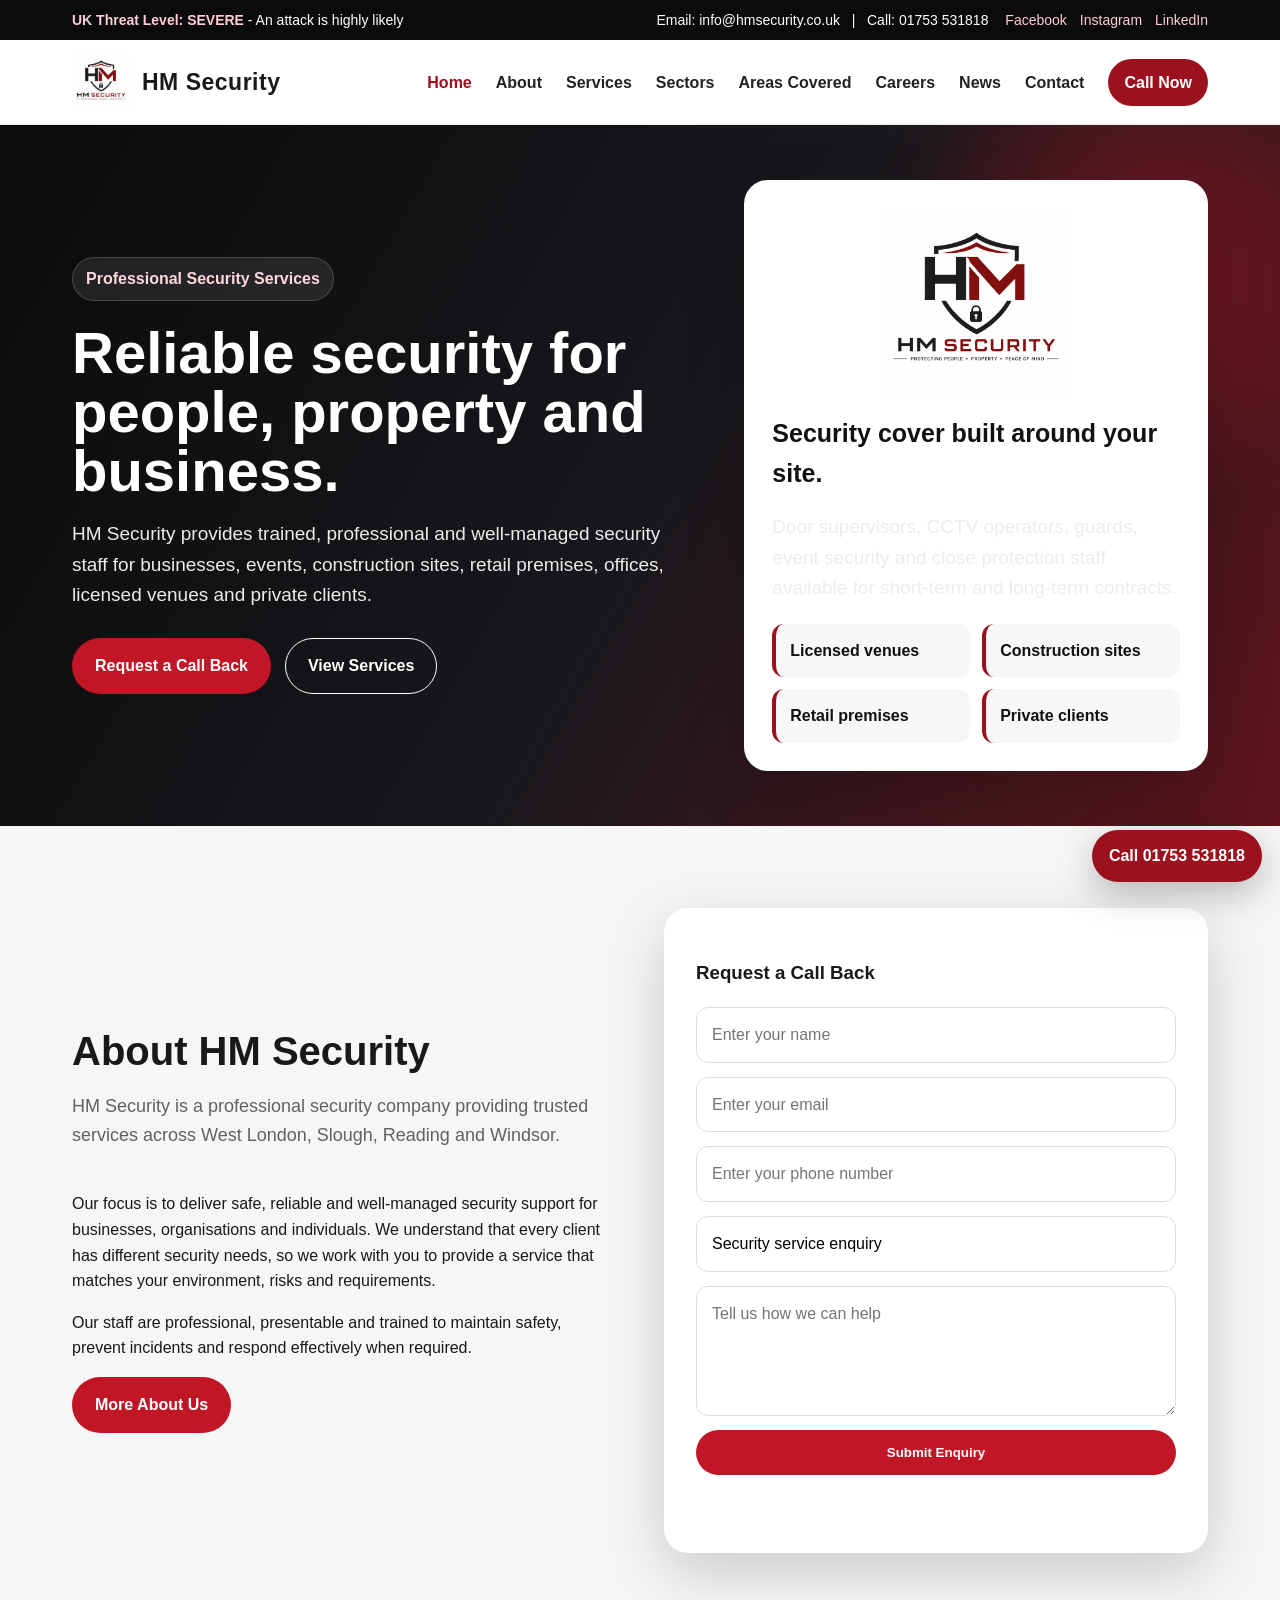
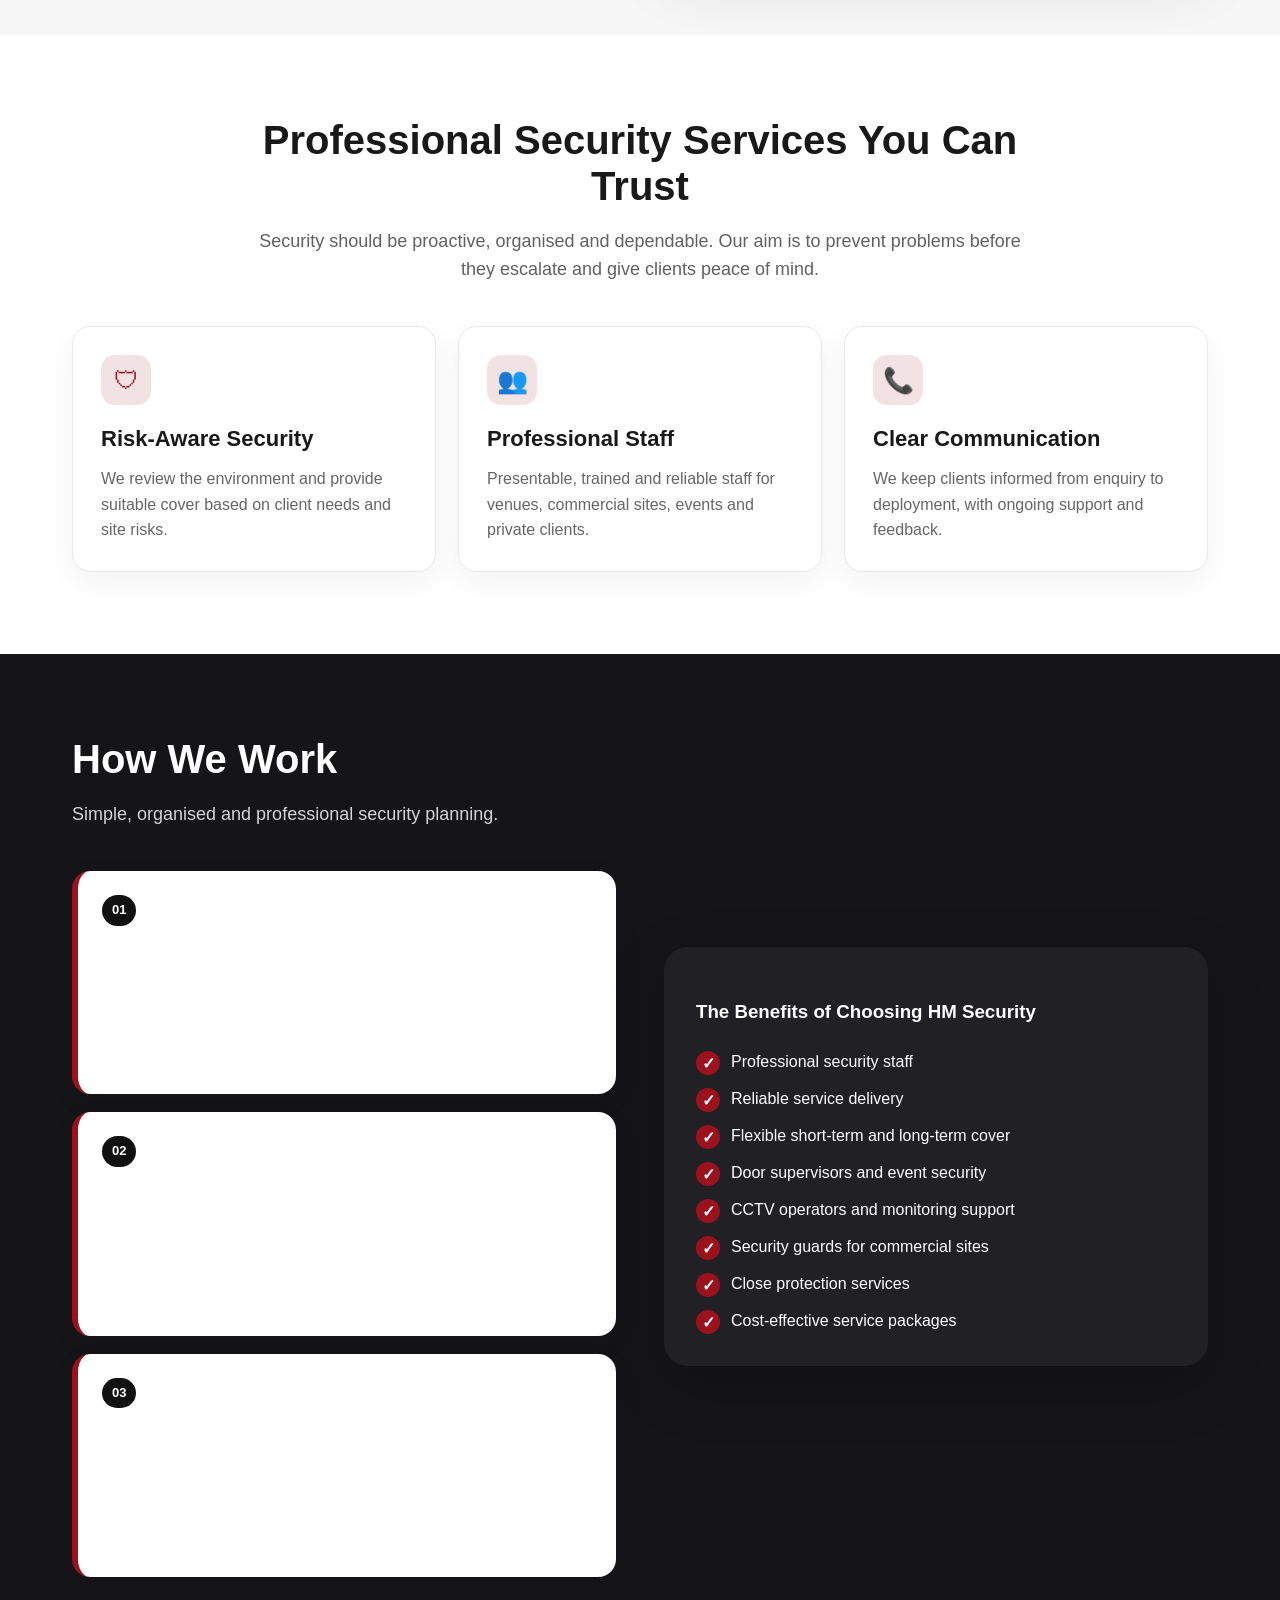
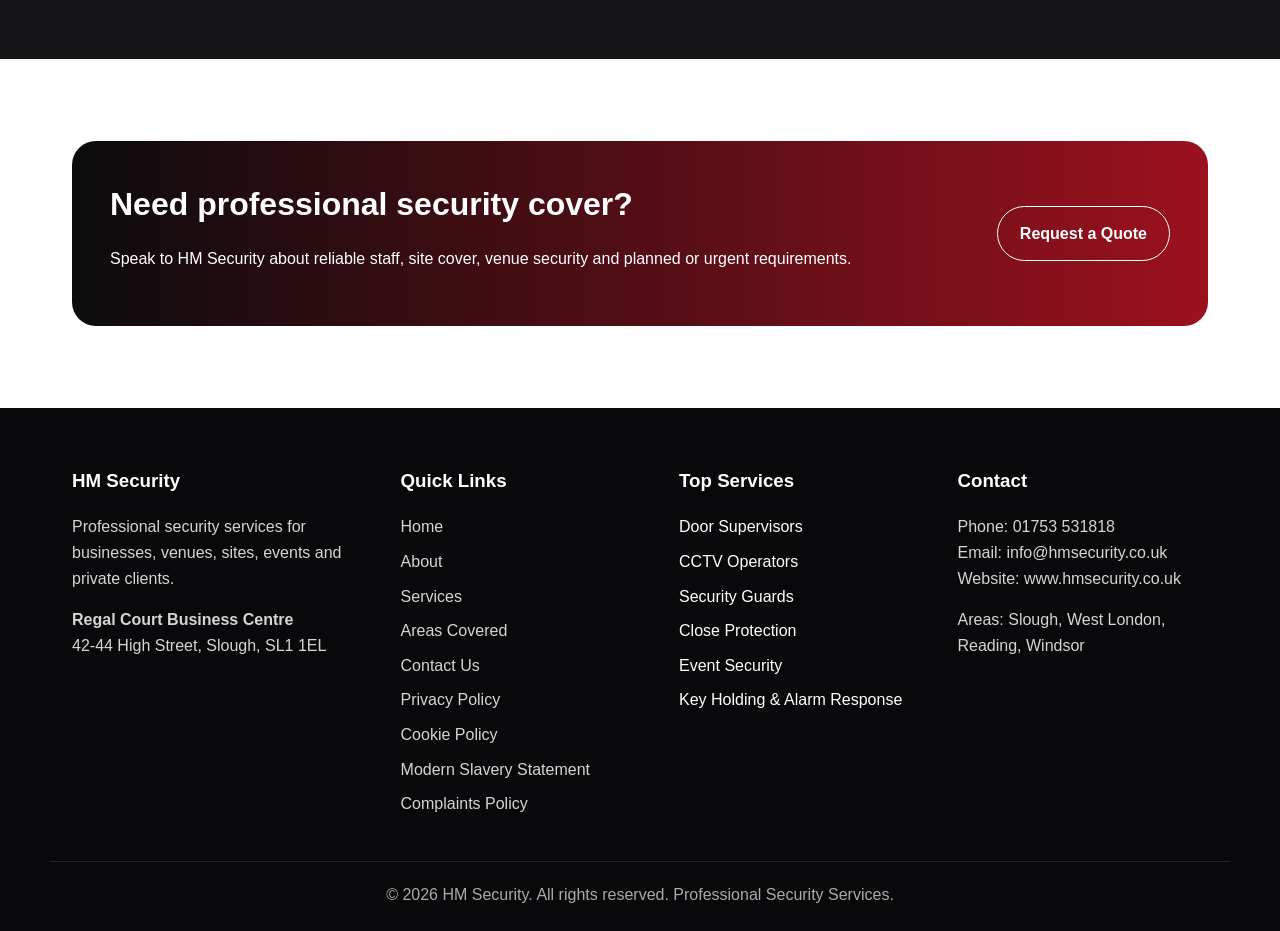
<file: index.html>
<!doctype html>
<html lang="en">
<head>
  <meta charset="utf-8">
  <meta name="viewport" content="width=device-width, initial-scale=1">
  <title>Professional Security Services | HM Security</title>
  <meta name="description" content="HM Security provides professional security services across Slough, West London, Reading, Windsor and surrounding areas.">
  <link rel="icon" href="favicon.ico">
  <link rel="apple-touch-icon" href="assets/favicon.png">
  <link rel="stylesheet" href="style.css">
</head>
<body>
  <div class="topbar">
    <div class="wrap">
      <div><strong>UK Threat Level: SEVERE</strong> - An attack is highly likely</div>
      <div>Email: <a href="mailto:info@hmsecurity.co.uk">info@hmsecurity.co.uk</a> &nbsp; | &nbsp; Call: <a href="tel:01753531818">01753 531818</a> <span class="social"><a href="#">Facebook</a><a href="#">Instagram</a><a href="#">LinkedIn</a></span></div>
    </div>
  </div>
  <header class="nav">
    <div class="wrap">
      <a class="brand" href="index.html"><img src="assets/hm-security-logo.png" alt="HM Security logo"><span>HM Security</span></a>
      <button class="hamb" aria-label="Open menu">☰</button>
      <nav class="menu"><a class="active" href="index.html">Home</a><a class="" href="pages/about.html">About</a><a class="" href="pages/services.html">Services</a><a class="" href="pages/sectors.html">Sectors</a><a class="" href="pages/areas.html">Areas Covered</a><a class="" href="pages/careers.html">Careers</a><a class="" href="pages/news.html">News</a><a class="" href="pages/contact.html">Contact</a><a class="nav-cta" href="tel:01753531818">Call Now</a></nav>
    </div>
  </header>
<main>
  <section class="hero">
    <div class="wrap">
      <div>
        <span class="eyebrow">Professional Security Services</span>
        <h1>Reliable security for people, property and business.</h1>
        <p>HM Security provides trained, professional and well-managed security staff for businesses, events, construction sites, retail premises, offices, licensed venues and private clients.</p>
        <div class="btns"><a class="btn primary" href="pages/contact.html">Request a Call Back</a><a class="btn secondary" href="pages/services.html">View Services</a></div>
      </div>
      <div class="hero-card">
        <img src="assets/hm-security-logo.png" alt="HM Security logo">
        <h3>Security cover built around your site.</h3>
        <p>Door supervisors, CCTV operators, guards, event security and close protection staff available for short-term and long-term contracts.</p>
        <div class="mini-grid"><div class="mini">Licensed venues</div><div class="mini">Construction sites</div><div class="mini">Retail premises</div><div class="mini">Private clients</div></div>
      </div>
    </div>
  </section>
  <section class="section soft">
    <div class="wrap split">
      <div>
        <div class="title left"><h2>About HM Security</h2><p>HM Security is a professional security company providing trusted services across West London, Slough, Reading and Windsor.</p></div>
        <p>Our focus is to deliver safe, reliable and well-managed security support for businesses, organisations and individuals. We understand that every client has different security needs, so we work with you to provide a service that matches your environment, risks and requirements.</p>
        <p>Our staff are professional, presentable and trained to maintain safety, prevent incidents and respond effectively when required.</p>
        <a class="btn primary" href="pages/about.html">More About Us</a>
      </div>
      <div class="panel"><h3>Request a Call Back</h3><form class="form"><input placeholder="Enter your name" required><input type="email" placeholder="Enter your email" required><input placeholder="Enter your phone number"><input value="Security service enquiry" placeholder="Subject"><textarea placeholder="Tell us how we can help"></textarea><button class="btn primary" type="submit">Submit Enquiry</button><p class="form-message"></p></form></div>
    </div>
  </section>
  <section class="section">
    <div class="wrap"><div class="title"><h2>Professional Security Services You Can Trust</h2><p>Security should be proactive, organised and dependable. Our aim is to prevent problems before they escalate and give clients peace of mind.</p></div>
      <div class="cards"><div class="card"><div class="icon">🛡</div><h3>Risk-Aware Security</h3><p>We review the environment and provide suitable cover based on client needs and site risks.</p></div><div class="card"><div class="icon">👥</div><h3>Professional Staff</h3><p>Presentable, trained and reliable staff for venues, commercial sites, events and private clients.</p></div><div class="card"><div class="icon">📞</div><h3>Clear Communication</h3><p>We keep clients informed from enquiry to deployment, with ongoing support and feedback.</p></div></div>
    </div>
  </section>
  <section class="section dark">
    <div class="wrap split"><div><div class="title left"><h2>How We Work</h2><p>Simple, organised and professional security planning.</p></div><div class="steps"><div class="step"><h3>Site Visit & Security Assessment</h3><p>We understand your requirements, review risks and recommend the most suitable security solution.</p></div><div class="step"><h3>Service Planning & Deployment</h3><p>We arrange suitable staff, agree working instructions, prepare assignment instructions and deploy the team.</p></div><div class="step"><h3>Ongoing Support</h3><p>We remain available for updates, staff management, incident reporting and client feedback.</p></div></div></div>
    <div class="panel"><h3>The Benefits of Choosing HM Security</h3><div class="checklist"><div class="check">Professional security staff</div><div class="check">Reliable service delivery</div><div class="check">Flexible short-term and long-term cover</div><div class="check">Door supervisors and event security</div><div class="check">CCTV operators and monitoring support</div><div class="check">Security guards for commercial sites</div><div class="check">Close protection services</div><div class="check">Cost-effective service packages</div></div></div></div>
  </section>
</main><section class="section">
    <div class="wrap">
      <div class="cta-band">
        <div><h2>Need professional security cover?</h2><p>Speak to HM Security about reliable staff, site cover, venue security and planned or urgent requirements.</p></div>
        <a class="btn secondary" href="pages/contact.html">Request a Quote</a>
      </div>
    </div>
  </section>
  <footer class="footer">
    <div class="wrap footer-grid">
      <div>
        <h3>HM Security</h3>
        <p>Professional security services for businesses, venues, sites, events and private clients.</p>
        <p><strong>Regal Court Business Centre</strong><br>42-44 High Street, Slough, SL1 1EL</p>
      </div>
      <div><h3>Quick Links</h3><ul><li><a href="index.html">Home</a></li><li><a href="pages/about.html">About</a></li><li><a href="pages/services.html">Services</a></li><li><a href="pages/areas.html">Areas Covered</a></li><li><a href="pages/contact.html">Contact Us</a></li><li><a href="pages/privacy-policy.html">Privacy Policy</a></li><li><a href="pages/cookie-policy.html">Cookie Policy</a></li><li><a href="pages/modern-slavery.html">Modern Slavery Statement</a></li><li><a href="pages/complaints-policy.html">Complaints Policy</a></li></ul></div>
      <div><h3>Top Services</h3><ul><li>Door Supervisors</li><li>CCTV Operators</li><li>Security Guards</li><li>Close Protection</li><li>Event Security</li><li>Key Holding & Alarm Response</li></ul></div>
      <div><h3>Contact</h3><p>Phone: <a href="tel:01753531818">01753 531818</a><br>Email: <a href="mailto:info@hmsecurity.co.uk">info@hmsecurity.co.uk</a><br>Website: www.hmsecurity.co.uk</p><p>Areas: Slough, West London, Reading, Windsor</p></div>
    </div>
    <div class="wrap copy">© <span id="year"></span> HM Security. All rights reserved. Professional Security Services.</div>
  </footer>
  <a class="float-call" href="tel:01753531818">Call 01753 531818</a>
  <script src="script.js"></script>
</body>
</html>
</file>
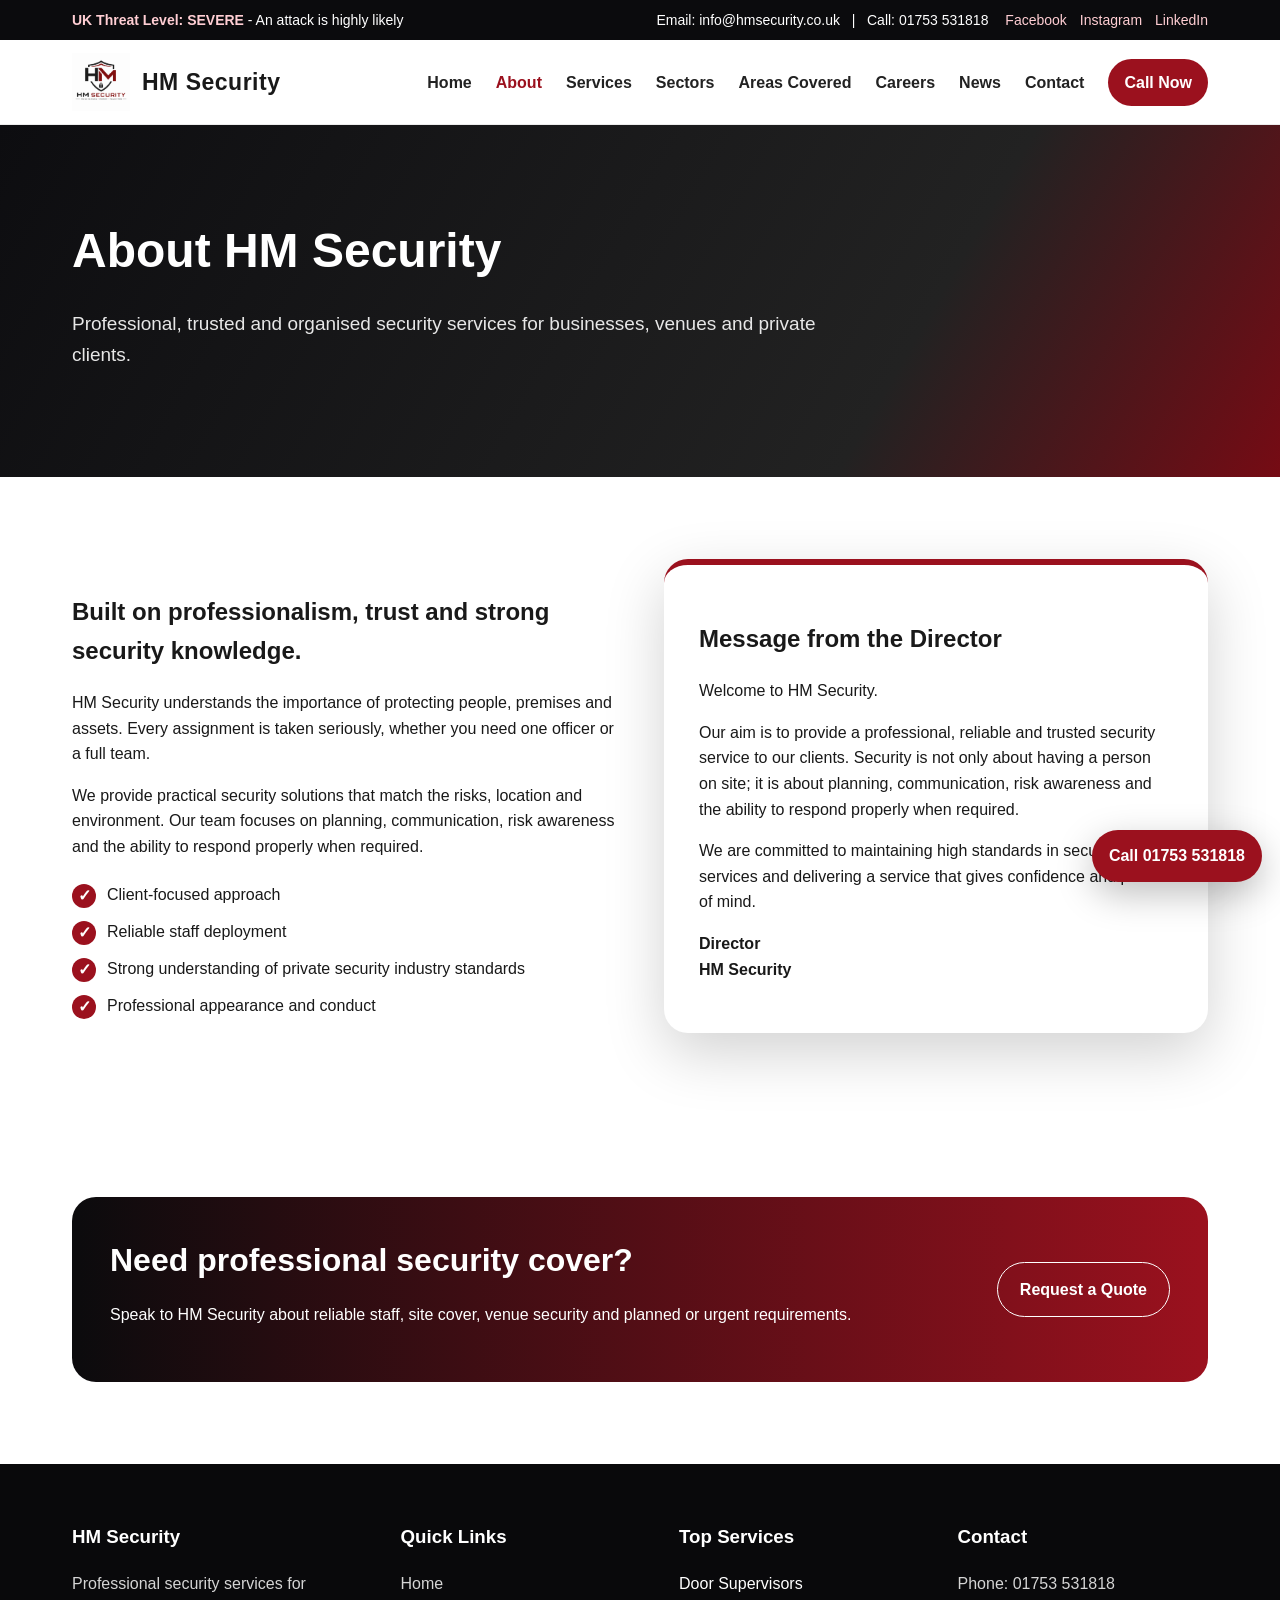
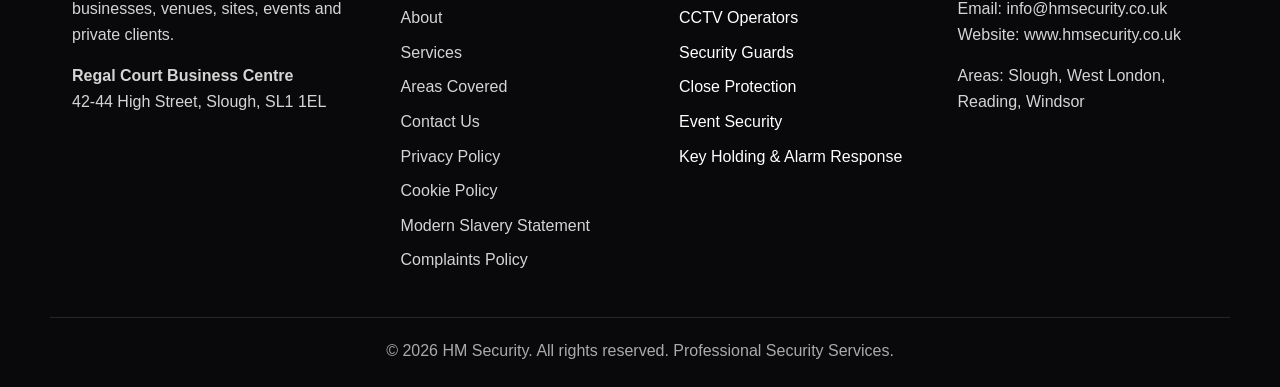
<file: pages/about.html>
<!doctype html>
<html lang="en">
<head>
  <meta charset="utf-8">
  <meta name="viewport" content="width=device-width, initial-scale=1">
  <title>About Us | HM Security</title>
  <meta name="description" content="HM Security provides professional security services across Slough, West London, Reading, Windsor and surrounding areas.">
  <link rel="icon" href="../favicon.ico">
  <link rel="apple-touch-icon" href="../assets/favicon.png">
  <link rel="stylesheet" href="../style.css">
</head>
<body>
  <div class="topbar">
    <div class="wrap">
      <div><strong>UK Threat Level: SEVERE</strong> - An attack is highly likely</div>
      <div>Email: <a href="mailto:info@hmsecurity.co.uk">info@hmsecurity.co.uk</a> &nbsp; | &nbsp; Call: <a href="tel:01753531818">01753 531818</a> <span class="social"><a href="#">Facebook</a><a href="#">Instagram</a><a href="#">LinkedIn</a></span></div>
    </div>
  </div>
  <header class="nav">
    <div class="wrap">
      <a class="brand" href="../index.html"><img src="../assets/hm-security-logo.png" alt="HM Security logo"><span>HM Security</span></a>
      <button class="hamb" aria-label="Open menu">☰</button>
      <nav class="menu"><a class="" href="../index.html">Home</a><a class="active" href="../pages/about.html">About</a><a class="" href="../pages/services.html">Services</a><a class="" href="../pages/sectors.html">Sectors</a><a class="" href="../pages/areas.html">Areas Covered</a><a class="" href="../pages/careers.html">Careers</a><a class="" href="../pages/news.html">News</a><a class="" href="../pages/contact.html">Contact</a><a class="nav-cta" href="tel:01753531818">Call Now</a></nav>
    </div>
  </header><main><section class="page-hero"><div class="wrap"><h1>About HM Security</h1><p>Professional, trusted and organised security services for businesses, venues and private clients.</p></div></section><section class="section"><div class="wrap split"><div><h2>Built on professionalism, trust and strong security knowledge.</h2><p>HM Security understands the importance of protecting people, premises and assets. Every assignment is taken seriously, whether you need one officer or a full team.</p><p>We provide practical security solutions that match the risks, location and environment. Our team focuses on planning, communication, risk awareness and the ability to respond properly when required.</p><div class="checklist"><div class="check">Client-focused approach</div><div class="check">Reliable staff deployment</div><div class="check">Strong understanding of private security industry standards</div><div class="check">Professional appearance and conduct</div></div></div><div class="director"><h2>Message from the Director</h2><p>Welcome to HM Security.</p><p>Our aim is to provide a professional, reliable and trusted security service to our clients. Security is not only about having a person on site; it is about planning, communication, risk awareness and the ability to respond properly when required.</p><p>We are committed to maintaining high standards in security services and delivering a service that gives confidence and peace of mind.</p><p><strong>Director<br>HM Security</strong></p></div></div></section></main><section class="section">
    <div class="wrap">
      <div class="cta-band">
        <div><h2>Need professional security cover?</h2><p>Speak to HM Security about reliable staff, site cover, venue security and planned or urgent requirements.</p></div>
        <a class="btn secondary" href="../pages/contact.html">Request a Quote</a>
      </div>
    </div>
  </section>
  <footer class="footer">
    <div class="wrap footer-grid">
      <div>
        <h3>HM Security</h3>
        <p>Professional security services for businesses, venues, sites, events and private clients.</p>
        <p><strong>Regal Court Business Centre</strong><br>42-44 High Street, Slough, SL1 1EL</p>
      </div>
      <div><h3>Quick Links</h3><ul><li><a href="../index.html">Home</a></li><li><a href="../pages/about.html">About</a></li><li><a href="../pages/services.html">Services</a></li><li><a href="../pages/areas.html">Areas Covered</a></li><li><a href="../pages/contact.html">Contact Us</a></li><li><a href="../pages/privacy-policy.html">Privacy Policy</a></li><li><a href="../pages/cookie-policy.html">Cookie Policy</a></li><li><a href="../pages/modern-slavery.html">Modern Slavery Statement</a></li><li><a href="../pages/complaints-policy.html">Complaints Policy</a></li></ul></div>
      <div><h3>Top Services</h3><ul><li>Door Supervisors</li><li>CCTV Operators</li><li>Security Guards</li><li>Close Protection</li><li>Event Security</li><li>Key Holding & Alarm Response</li></ul></div>
      <div><h3>Contact</h3><p>Phone: <a href="tel:01753531818">01753 531818</a><br>Email: <a href="mailto:info@hmsecurity.co.uk">info@hmsecurity.co.uk</a><br>Website: www.hmsecurity.co.uk</p><p>Areas: Slough, West London, Reading, Windsor</p></div>
    </div>
    <div class="wrap copy">© <span id="year"></span> HM Security. All rights reserved. Professional Security Services.</div>
  </footer>
  <a class="float-call" href="tel:01753531818">Call 01753 531818</a>
  <script src="../script.js"></script>
</body>
</html>
</file>
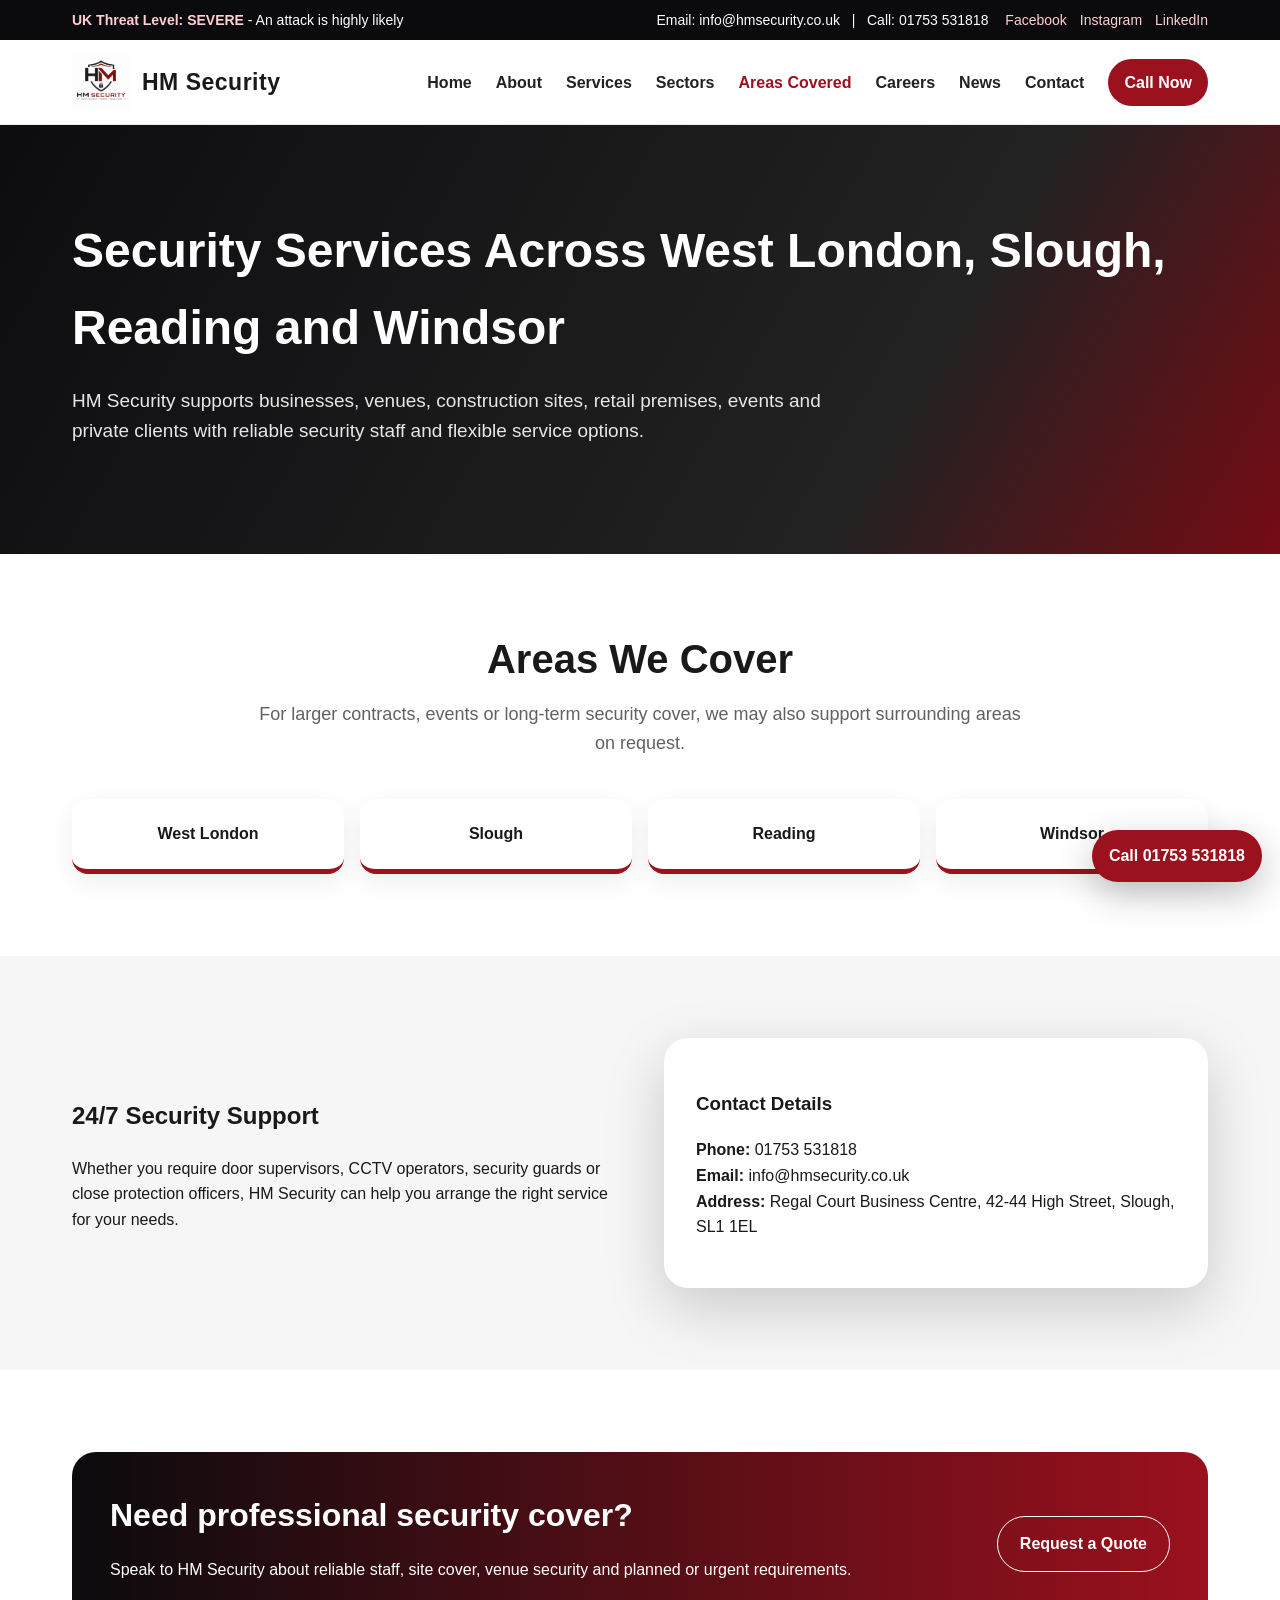
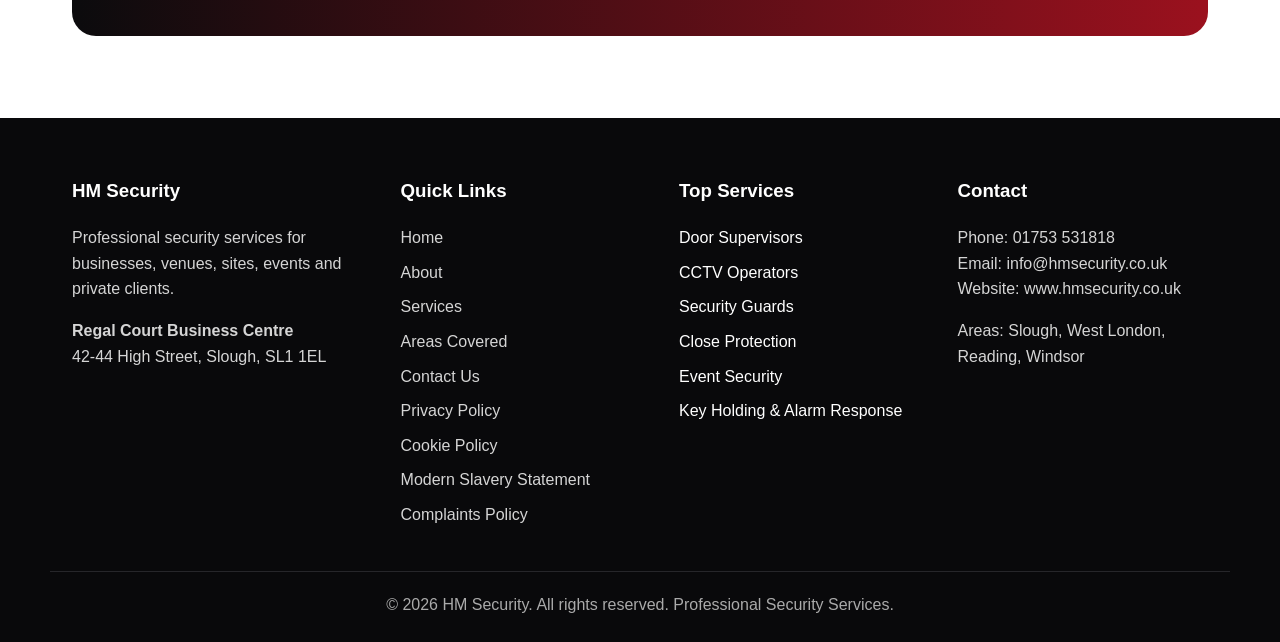
<file: pages/areas.html>
<!doctype html>
<html lang="en">
<head>
  <meta charset="utf-8">
  <meta name="viewport" content="width=device-width, initial-scale=1">
  <title>Areas Covered | HM Security</title>
  <meta name="description" content="HM Security provides professional security services across Slough, West London, Reading, Windsor and surrounding areas.">
  <link rel="icon" href="../favicon.ico">
  <link rel="apple-touch-icon" href="../assets/favicon.png">
  <link rel="stylesheet" href="../style.css">
</head>
<body>
  <div class="topbar">
    <div class="wrap">
      <div><strong>UK Threat Level: SEVERE</strong> - An attack is highly likely</div>
      <div>Email: <a href="mailto:info@hmsecurity.co.uk">info@hmsecurity.co.uk</a> &nbsp; | &nbsp; Call: <a href="tel:01753531818">01753 531818</a> <span class="social"><a href="#">Facebook</a><a href="#">Instagram</a><a href="#">LinkedIn</a></span></div>
    </div>
  </div>
  <header class="nav">
    <div class="wrap">
      <a class="brand" href="../index.html"><img src="../assets/hm-security-logo.png" alt="HM Security logo"><span>HM Security</span></a>
      <button class="hamb" aria-label="Open menu">☰</button>
      <nav class="menu"><a class="" href="../index.html">Home</a><a class="" href="../pages/about.html">About</a><a class="" href="../pages/services.html">Services</a><a class="" href="../pages/sectors.html">Sectors</a><a class="active" href="../pages/areas.html">Areas Covered</a><a class="" href="../pages/careers.html">Careers</a><a class="" href="../pages/news.html">News</a><a class="" href="../pages/contact.html">Contact</a><a class="nav-cta" href="tel:01753531818">Call Now</a></nav>
    </div>
  </header><main><section class="page-hero"><div class="wrap"><h1>Security Services Across West London, Slough, Reading and Windsor</h1><p>HM Security supports businesses, venues, construction sites, retail premises, events and private clients with reliable security staff and flexible service options.</p></div></section><section class="section"><div class="wrap"><div class="title"><h2>Areas We Cover</h2><p>For larger contracts, events or long-term security cover, we may also support surrounding areas on request.</p></div><div class="area-list"><div class="area">West London</div><div class="area">Slough</div><div class="area">Reading</div><div class="area">Windsor</div></div></div></section><section class="section soft"><div class="wrap split"><div><h2>24/7 Security Support</h2><p>Whether you require door supervisors, CCTV operators, security guards or close protection officers, HM Security can help you arrange the right service for your needs.</p></div><div class="panel"><h3>Contact Details</h3><p><strong>Phone:</strong> 01753 531818<br><strong>Email:</strong> info@hmsecurity.co.uk<br><strong>Address:</strong> Regal Court Business Centre, 42-44 High Street, Slough, SL1 1EL</p></div></div></section></main><section class="section">
    <div class="wrap">
      <div class="cta-band">
        <div><h2>Need professional security cover?</h2><p>Speak to HM Security about reliable staff, site cover, venue security and planned or urgent requirements.</p></div>
        <a class="btn secondary" href="../pages/contact.html">Request a Quote</a>
      </div>
    </div>
  </section>
  <footer class="footer">
    <div class="wrap footer-grid">
      <div>
        <h3>HM Security</h3>
        <p>Professional security services for businesses, venues, sites, events and private clients.</p>
        <p><strong>Regal Court Business Centre</strong><br>42-44 High Street, Slough, SL1 1EL</p>
      </div>
      <div><h3>Quick Links</h3><ul><li><a href="../index.html">Home</a></li><li><a href="../pages/about.html">About</a></li><li><a href="../pages/services.html">Services</a></li><li><a href="../pages/areas.html">Areas Covered</a></li><li><a href="../pages/contact.html">Contact Us</a></li><li><a href="../pages/privacy-policy.html">Privacy Policy</a></li><li><a href="../pages/cookie-policy.html">Cookie Policy</a></li><li><a href="../pages/modern-slavery.html">Modern Slavery Statement</a></li><li><a href="../pages/complaints-policy.html">Complaints Policy</a></li></ul></div>
      <div><h3>Top Services</h3><ul><li>Door Supervisors</li><li>CCTV Operators</li><li>Security Guards</li><li>Close Protection</li><li>Event Security</li><li>Key Holding & Alarm Response</li></ul></div>
      <div><h3>Contact</h3><p>Phone: <a href="tel:01753531818">01753 531818</a><br>Email: <a href="mailto:info@hmsecurity.co.uk">info@hmsecurity.co.uk</a><br>Website: www.hmsecurity.co.uk</p><p>Areas: Slough, West London, Reading, Windsor</p></div>
    </div>
    <div class="wrap copy">© <span id="year"></span> HM Security. All rights reserved. Professional Security Services.</div>
  </footer>
  <a class="float-call" href="tel:01753531818">Call 01753 531818</a>
  <script src="../script.js"></script>
</body>
</html>
</file>
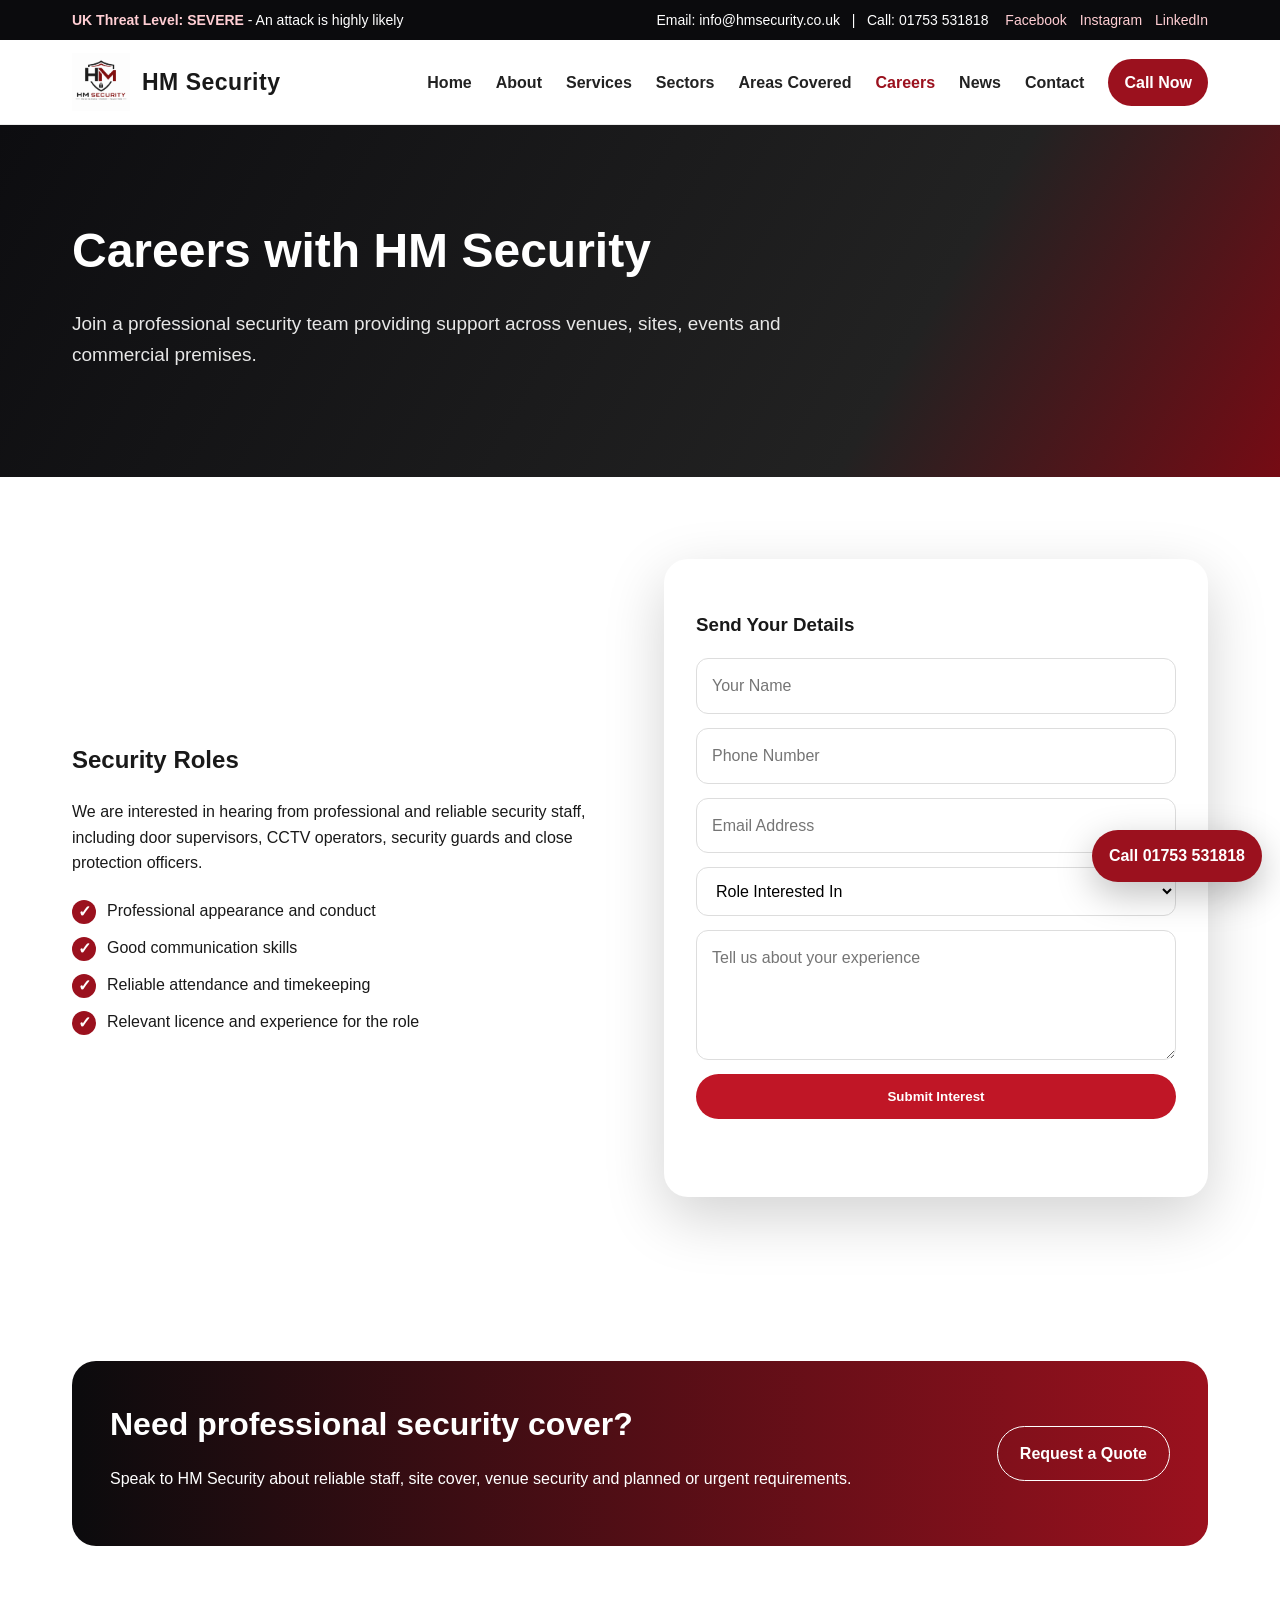
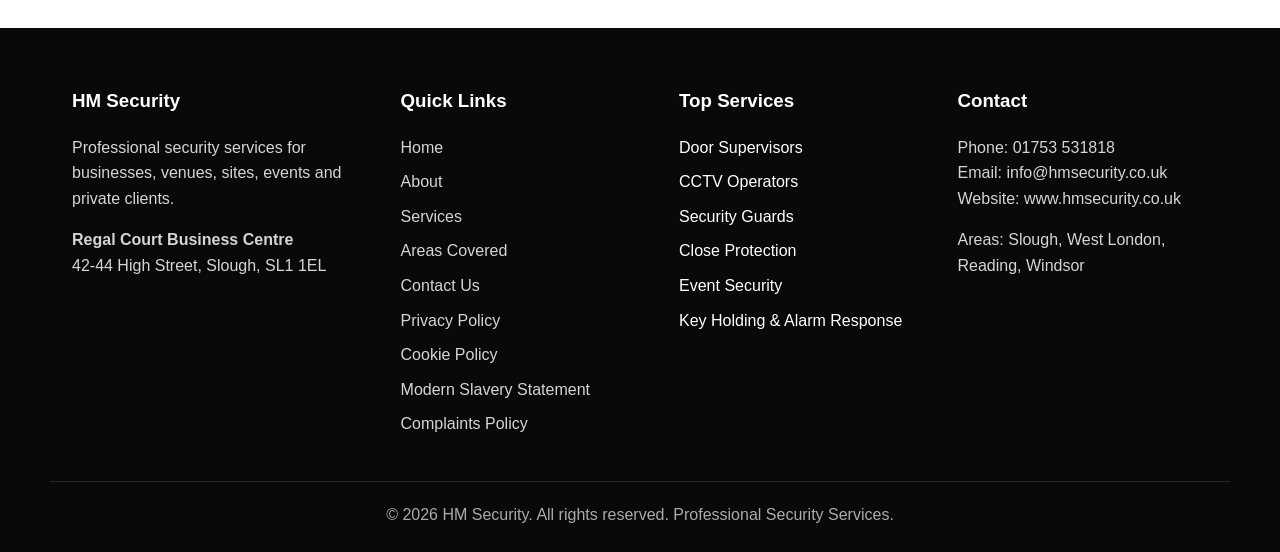
<file: pages/careers.html>
<!doctype html>
<html lang="en">
<head>
  <meta charset="utf-8">
  <meta name="viewport" content="width=device-width, initial-scale=1">
  <title>Careers | HM Security</title>
  <meta name="description" content="HM Security provides professional security services across Slough, West London, Reading, Windsor and surrounding areas.">
  <link rel="icon" href="../favicon.ico">
  <link rel="apple-touch-icon" href="../assets/favicon.png">
  <link rel="stylesheet" href="../style.css">
</head>
<body>
  <div class="topbar">
    <div class="wrap">
      <div><strong>UK Threat Level: SEVERE</strong> - An attack is highly likely</div>
      <div>Email: <a href="mailto:info@hmsecurity.co.uk">info@hmsecurity.co.uk</a> &nbsp; | &nbsp; Call: <a href="tel:01753531818">01753 531818</a> <span class="social"><a href="#">Facebook</a><a href="#">Instagram</a><a href="#">LinkedIn</a></span></div>
    </div>
  </div>
  <header class="nav">
    <div class="wrap">
      <a class="brand" href="../index.html"><img src="../assets/hm-security-logo.png" alt="HM Security logo"><span>HM Security</span></a>
      <button class="hamb" aria-label="Open menu">☰</button>
      <nav class="menu"><a class="" href="../index.html">Home</a><a class="" href="../pages/about.html">About</a><a class="" href="../pages/services.html">Services</a><a class="" href="../pages/sectors.html">Sectors</a><a class="" href="../pages/areas.html">Areas Covered</a><a class="active" href="../pages/careers.html">Careers</a><a class="" href="../pages/news.html">News</a><a class="" href="../pages/contact.html">Contact</a><a class="nav-cta" href="tel:01753531818">Call Now</a></nav>
    </div>
  </header><main><section class="page-hero"><div class="wrap"><h1>Careers with HM Security</h1><p>Join a professional security team providing support across venues, sites, events and commercial premises.</p></div></section><section class="section"><div class="wrap split"><div><h2>Security Roles</h2><p>We are interested in hearing from professional and reliable security staff, including door supervisors, CCTV operators, security guards and close protection officers.</p><div class="checklist"><div class="check">Professional appearance and conduct</div><div class="check">Good communication skills</div><div class="check">Reliable attendance and timekeeping</div><div class="check">Relevant licence and experience for the role</div></div></div><div class="panel"><h3>Send Your Details</h3><form class="form"><input placeholder="Your Name"><input placeholder="Phone Number"><input type="email" placeholder="Email Address"><select><option>Role Interested In</option><option>Door Supervisor</option><option>CCTV Operator</option><option>Security Guard</option><option>Close Protection Officer</option></select><textarea placeholder="Tell us about your experience"></textarea><button class="btn primary">Submit Interest</button><p class="form-message"></p></form></div></div></section></main><section class="section">
    <div class="wrap">
      <div class="cta-band">
        <div><h2>Need professional security cover?</h2><p>Speak to HM Security about reliable staff, site cover, venue security and planned or urgent requirements.</p></div>
        <a class="btn secondary" href="../pages/contact.html">Request a Quote</a>
      </div>
    </div>
  </section>
  <footer class="footer">
    <div class="wrap footer-grid">
      <div>
        <h3>HM Security</h3>
        <p>Professional security services for businesses, venues, sites, events and private clients.</p>
        <p><strong>Regal Court Business Centre</strong><br>42-44 High Street, Slough, SL1 1EL</p>
      </div>
      <div><h3>Quick Links</h3><ul><li><a href="../index.html">Home</a></li><li><a href="../pages/about.html">About</a></li><li><a href="../pages/services.html">Services</a></li><li><a href="../pages/areas.html">Areas Covered</a></li><li><a href="../pages/contact.html">Contact Us</a></li><li><a href="../pages/privacy-policy.html">Privacy Policy</a></li><li><a href="../pages/cookie-policy.html">Cookie Policy</a></li><li><a href="../pages/modern-slavery.html">Modern Slavery Statement</a></li><li><a href="../pages/complaints-policy.html">Complaints Policy</a></li></ul></div>
      <div><h3>Top Services</h3><ul><li>Door Supervisors</li><li>CCTV Operators</li><li>Security Guards</li><li>Close Protection</li><li>Event Security</li><li>Key Holding & Alarm Response</li></ul></div>
      <div><h3>Contact</h3><p>Phone: <a href="tel:01753531818">01753 531818</a><br>Email: <a href="mailto:info@hmsecurity.co.uk">info@hmsecurity.co.uk</a><br>Website: www.hmsecurity.co.uk</p><p>Areas: Slough, West London, Reading, Windsor</p></div>
    </div>
    <div class="wrap copy">© <span id="year"></span> HM Security. All rights reserved. Professional Security Services.</div>
  </footer>
  <a class="float-call" href="tel:01753531818">Call 01753 531818</a>
  <script src="../script.js"></script>
</body>
</html>
</file>
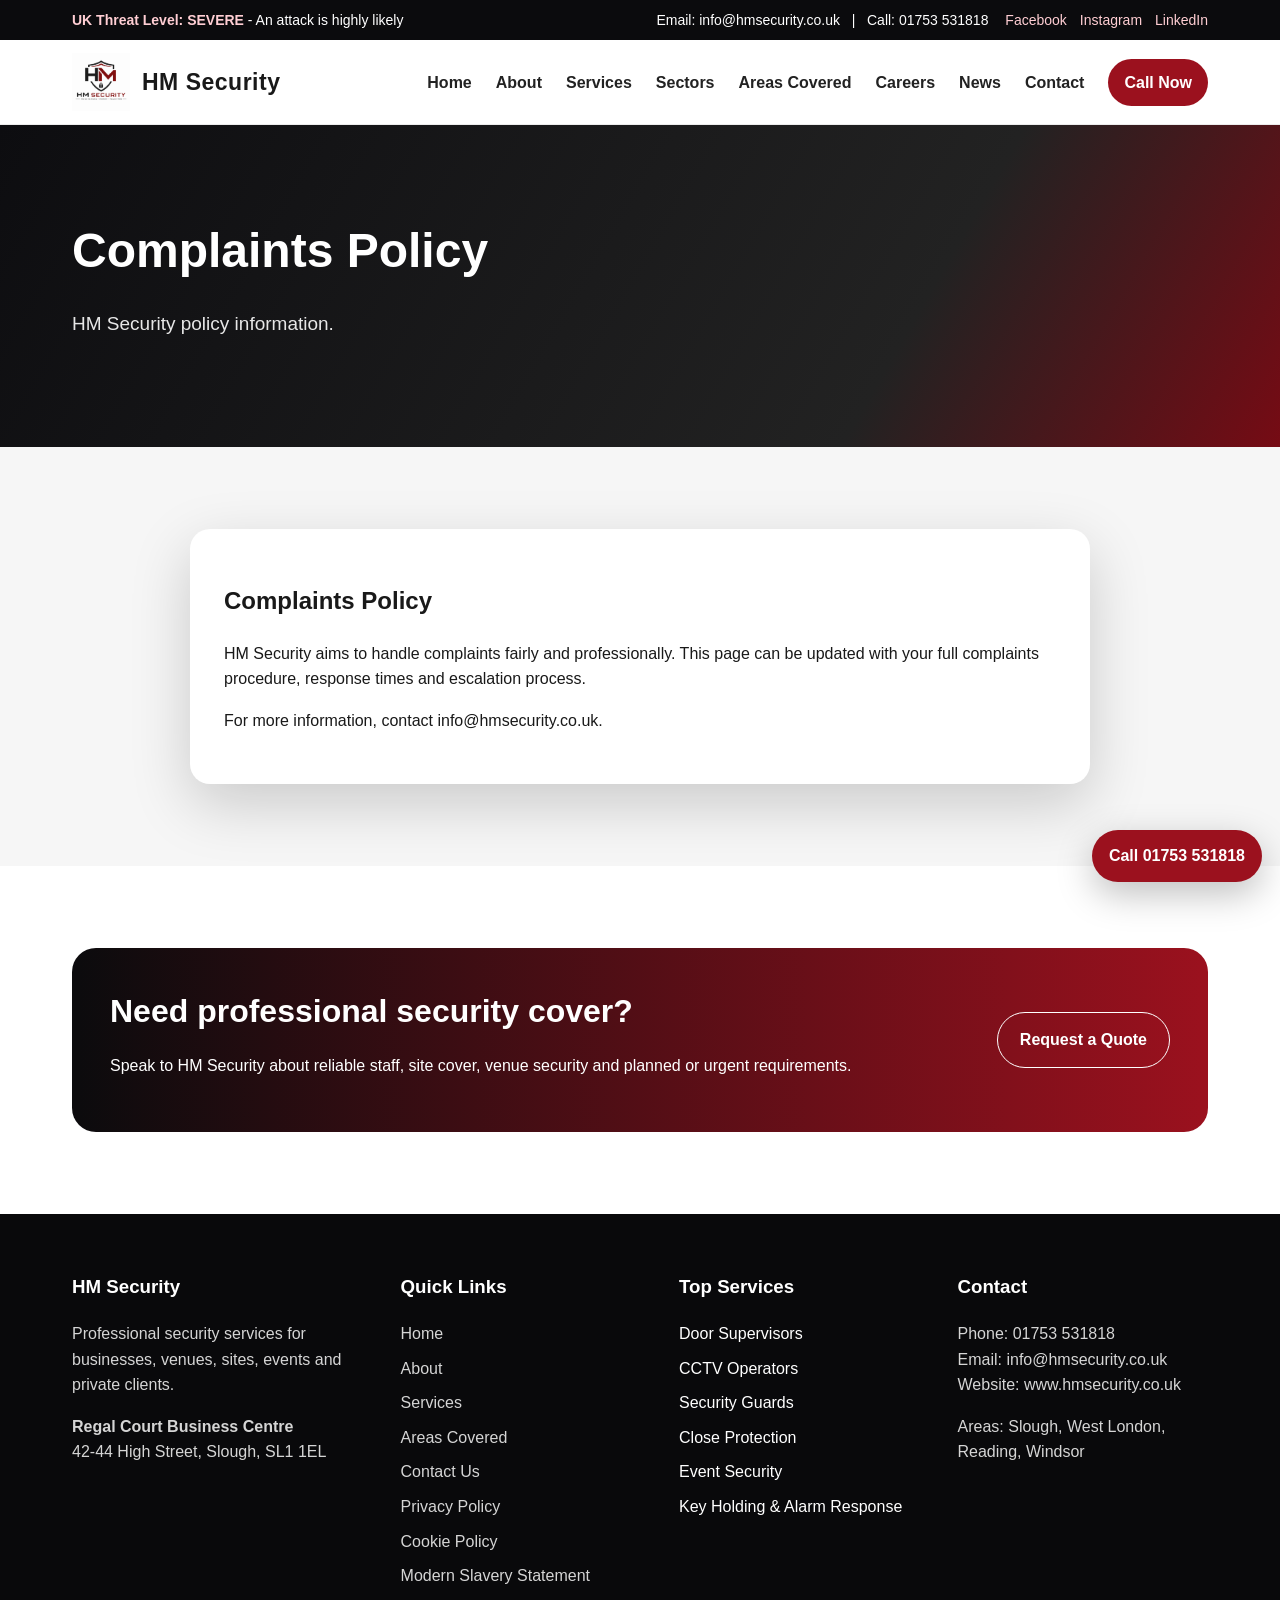
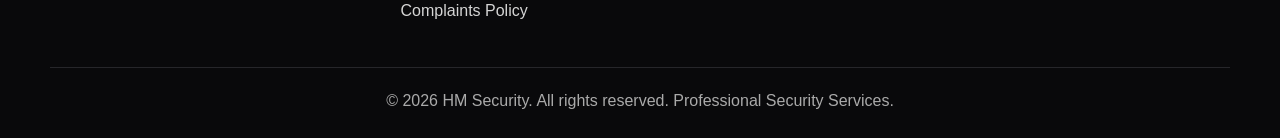
<file: pages/complaints-policy.html>
<!doctype html>
<html lang="en">
<head>
  <meta charset="utf-8">
  <meta name="viewport" content="width=device-width, initial-scale=1">
  <title>Complaints Policy | HM Security</title>
  <meta name="description" content="HM Security provides professional security services across Slough, West London, Reading, Windsor and surrounding areas.">
  <link rel="icon" href="../favicon.ico">
  <link rel="apple-touch-icon" href="../assets/favicon.png">
  <link rel="stylesheet" href="../style.css">
</head>
<body>
  <div class="topbar">
    <div class="wrap">
      <div><strong>UK Threat Level: SEVERE</strong> - An attack is highly likely</div>
      <div>Email: <a href="mailto:info@hmsecurity.co.uk">info@hmsecurity.co.uk</a> &nbsp; | &nbsp; Call: <a href="tel:01753531818">01753 531818</a> <span class="social"><a href="#">Facebook</a><a href="#">Instagram</a><a href="#">LinkedIn</a></span></div>
    </div>
  </div>
  <header class="nav">
    <div class="wrap">
      <a class="brand" href="../index.html"><img src="../assets/hm-security-logo.png" alt="HM Security logo"><span>HM Security</span></a>
      <button class="hamb" aria-label="Open menu">☰</button>
      <nav class="menu"><a class="" href="../index.html">Home</a><a class="" href="../pages/about.html">About</a><a class="" href="../pages/services.html">Services</a><a class="" href="../pages/sectors.html">Sectors</a><a class="" href="../pages/areas.html">Areas Covered</a><a class="" href="../pages/careers.html">Careers</a><a class="" href="../pages/news.html">News</a><a class="" href="../pages/contact.html">Contact</a><a class="nav-cta" href="tel:01753531818">Call Now</a></nav>
    </div>
  </header><main><section class="page-hero"><div class="wrap"><h1>Complaints Policy</h1><p>HM Security policy information.</p></div></section><section class="section soft"><div class="wrap"><div class="policy"><h2>Complaints Policy</h2><p>HM Security aims to handle complaints fairly and professionally. This page can be updated with your full complaints procedure, response times and escalation process.</p><p>For more information, contact <a href="mailto:info@hmsecurity.co.uk">info@hmsecurity.co.uk</a>.</p></div></div></section></main><section class="section">
    <div class="wrap">
      <div class="cta-band">
        <div><h2>Need professional security cover?</h2><p>Speak to HM Security about reliable staff, site cover, venue security and planned or urgent requirements.</p></div>
        <a class="btn secondary" href="../pages/contact.html">Request a Quote</a>
      </div>
    </div>
  </section>
  <footer class="footer">
    <div class="wrap footer-grid">
      <div>
        <h3>HM Security</h3>
        <p>Professional security services for businesses, venues, sites, events and private clients.</p>
        <p><strong>Regal Court Business Centre</strong><br>42-44 High Street, Slough, SL1 1EL</p>
      </div>
      <div><h3>Quick Links</h3><ul><li><a href="../index.html">Home</a></li><li><a href="../pages/about.html">About</a></li><li><a href="../pages/services.html">Services</a></li><li><a href="../pages/areas.html">Areas Covered</a></li><li><a href="../pages/contact.html">Contact Us</a></li><li><a href="../pages/privacy-policy.html">Privacy Policy</a></li><li><a href="../pages/cookie-policy.html">Cookie Policy</a></li><li><a href="../pages/modern-slavery.html">Modern Slavery Statement</a></li><li><a href="../pages/complaints-policy.html">Complaints Policy</a></li></ul></div>
      <div><h3>Top Services</h3><ul><li>Door Supervisors</li><li>CCTV Operators</li><li>Security Guards</li><li>Close Protection</li><li>Event Security</li><li>Key Holding & Alarm Response</li></ul></div>
      <div><h3>Contact</h3><p>Phone: <a href="tel:01753531818">01753 531818</a><br>Email: <a href="mailto:info@hmsecurity.co.uk">info@hmsecurity.co.uk</a><br>Website: www.hmsecurity.co.uk</p><p>Areas: Slough, West London, Reading, Windsor</p></div>
    </div>
    <div class="wrap copy">© <span id="year"></span> HM Security. All rights reserved. Professional Security Services.</div>
  </footer>
  <a class="float-call" href="tel:01753531818">Call 01753 531818</a>
  <script src="../script.js"></script>
</body>
</html>
</file>
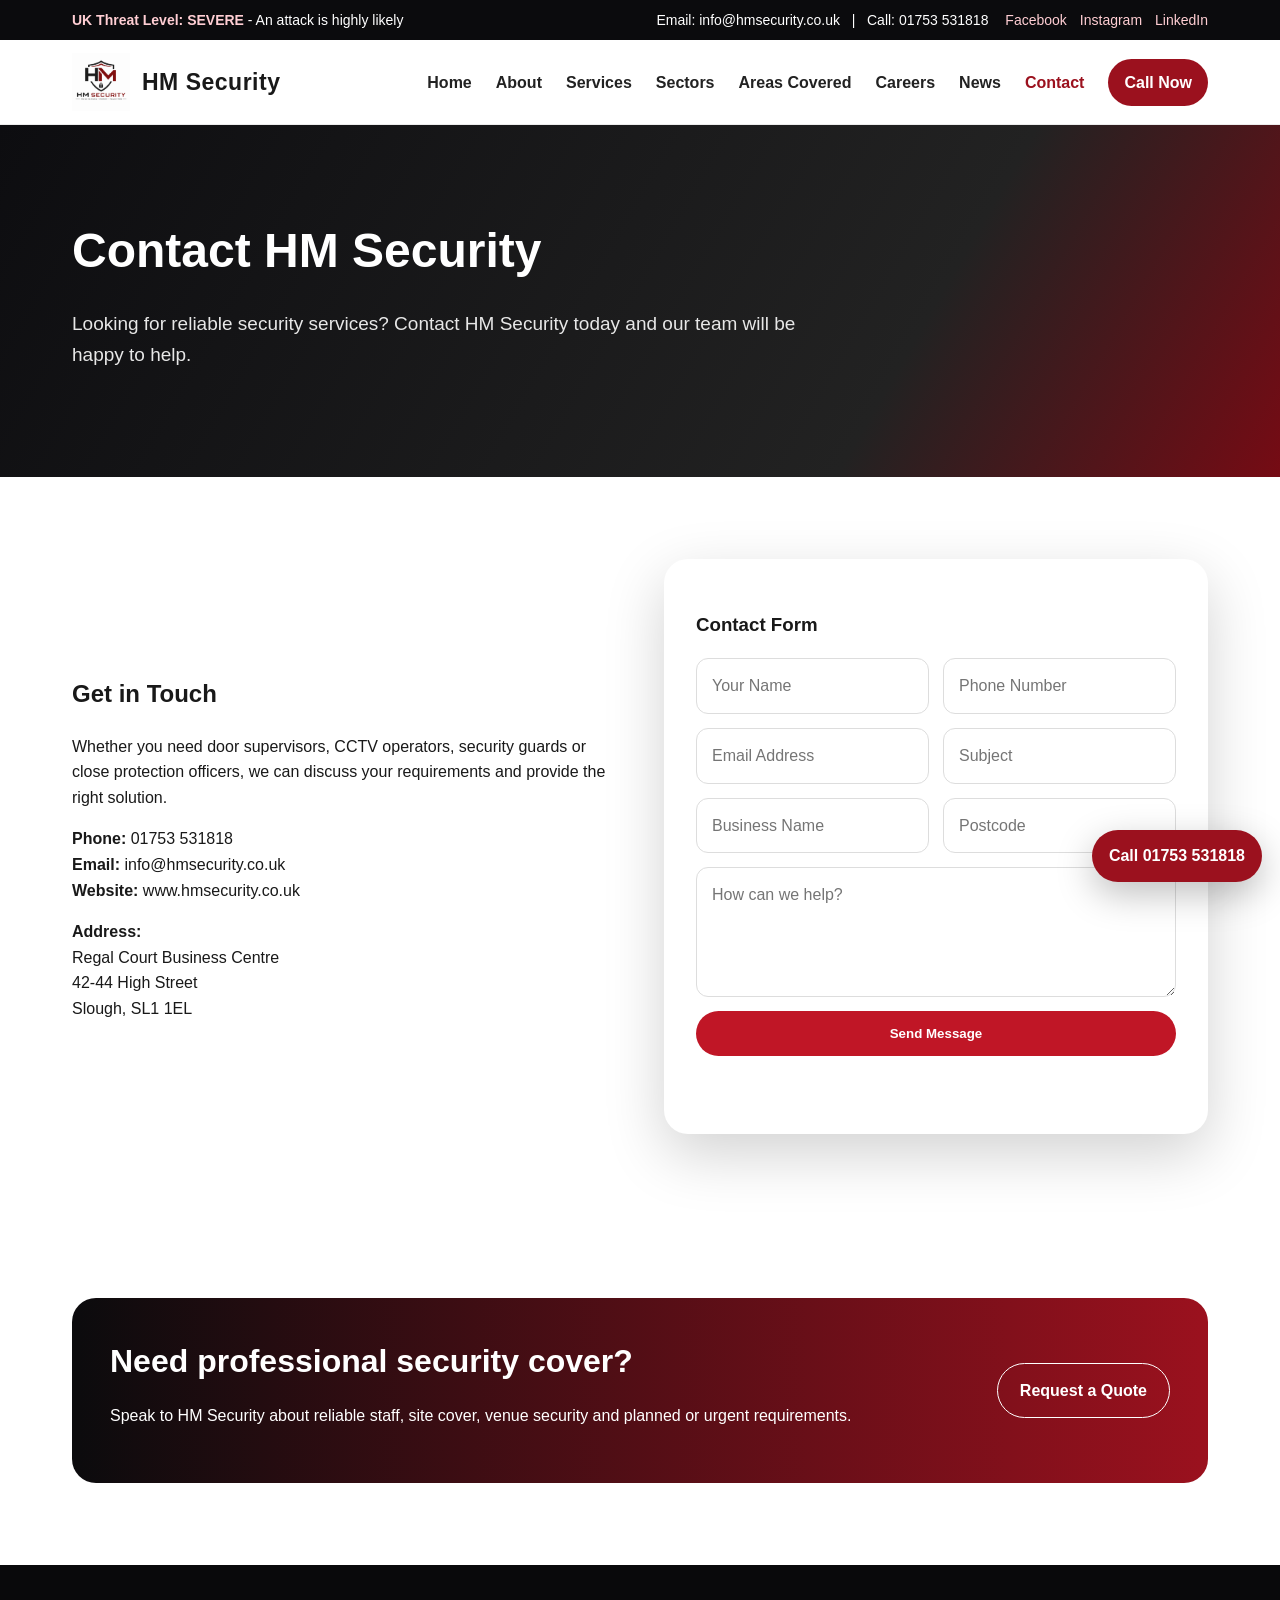
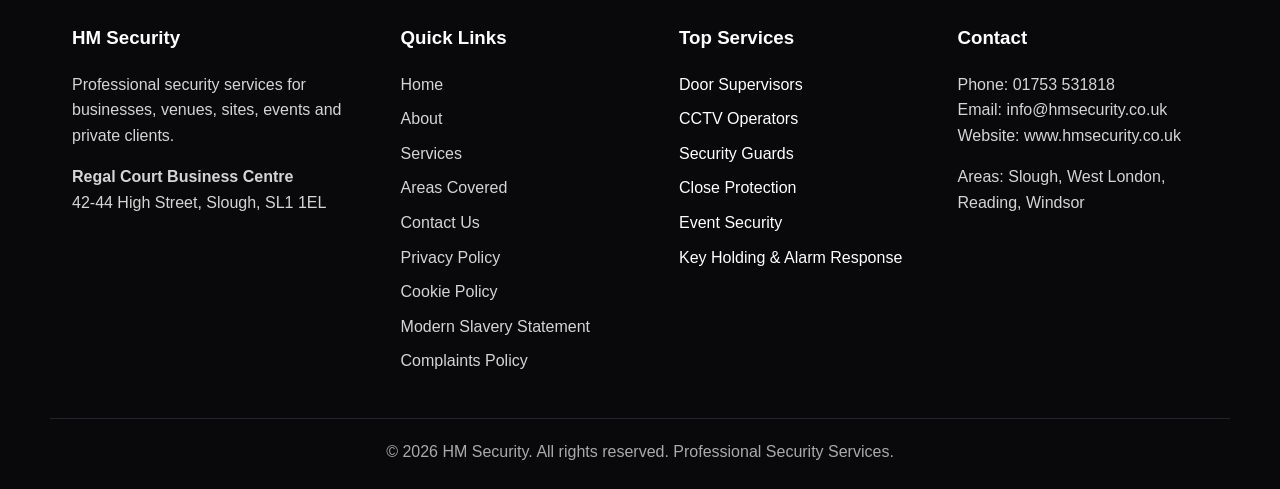
<file: pages/contact.html>
<!doctype html>
<html lang="en">
<head>
  <meta charset="utf-8">
  <meta name="viewport" content="width=device-width, initial-scale=1">
  <title>Contact Us | HM Security</title>
  <meta name="description" content="HM Security provides professional security services across Slough, West London, Reading, Windsor and surrounding areas.">
  <link rel="icon" href="../favicon.ico">
  <link rel="apple-touch-icon" href="../assets/favicon.png">
  <link rel="stylesheet" href="../style.css">
</head>
<body>
  <div class="topbar">
    <div class="wrap">
      <div><strong>UK Threat Level: SEVERE</strong> - An attack is highly likely</div>
      <div>Email: <a href="mailto:info@hmsecurity.co.uk">info@hmsecurity.co.uk</a> &nbsp; | &nbsp; Call: <a href="tel:01753531818">01753 531818</a> <span class="social"><a href="#">Facebook</a><a href="#">Instagram</a><a href="#">LinkedIn</a></span></div>
    </div>
  </div>
  <header class="nav">
    <div class="wrap">
      <a class="brand" href="../index.html"><img src="../assets/hm-security-logo.png" alt="HM Security logo"><span>HM Security</span></a>
      <button class="hamb" aria-label="Open menu">☰</button>
      <nav class="menu"><a class="" href="../index.html">Home</a><a class="" href="../pages/about.html">About</a><a class="" href="../pages/services.html">Services</a><a class="" href="../pages/sectors.html">Sectors</a><a class="" href="../pages/areas.html">Areas Covered</a><a class="" href="../pages/careers.html">Careers</a><a class="" href="../pages/news.html">News</a><a class="active" href="../pages/contact.html">Contact</a><a class="nav-cta" href="tel:01753531818">Call Now</a></nav>
    </div>
  </header><main><section class="page-hero"><div class="wrap"><h1>Contact HM Security</h1><p>Looking for reliable security services? Contact HM Security today and our team will be happy to help.</p></div></section><section class="section"><div class="wrap split"><div><h2>Get in Touch</h2><p>Whether you need door supervisors, CCTV operators, security guards or close protection officers, we can discuss your requirements and provide the right solution.</p><p><strong>Phone:</strong> <a href="tel:01753531818">01753 531818</a><br><strong>Email:</strong> <a href="mailto:info@hmsecurity.co.uk">info@hmsecurity.co.uk</a><br><strong>Website:</strong> www.hmsecurity.co.uk</p><p><strong>Address:</strong><br>Regal Court Business Centre<br>42-44 High Street<br>Slough, SL1 1EL</p></div><div class="panel"><h3>Contact Form</h3><form class="form"><div class="two"><input placeholder="Your Name" required><input placeholder="Phone Number"></div><div class="two"><input type="email" placeholder="Email Address" required><input placeholder="Subject"></div><div class="two"><input placeholder="Business Name"><input placeholder="Postcode"></div><textarea placeholder="How can we help?"></textarea><button class="btn primary" type="submit">Send Message</button><p class="form-message"></p></form></div></div></section></main><section class="section">
    <div class="wrap">
      <div class="cta-band">
        <div><h2>Need professional security cover?</h2><p>Speak to HM Security about reliable staff, site cover, venue security and planned or urgent requirements.</p></div>
        <a class="btn secondary" href="../pages/contact.html">Request a Quote</a>
      </div>
    </div>
  </section>
  <footer class="footer">
    <div class="wrap footer-grid">
      <div>
        <h3>HM Security</h3>
        <p>Professional security services for businesses, venues, sites, events and private clients.</p>
        <p><strong>Regal Court Business Centre</strong><br>42-44 High Street, Slough, SL1 1EL</p>
      </div>
      <div><h3>Quick Links</h3><ul><li><a href="../index.html">Home</a></li><li><a href="../pages/about.html">About</a></li><li><a href="../pages/services.html">Services</a></li><li><a href="../pages/areas.html">Areas Covered</a></li><li><a href="../pages/contact.html">Contact Us</a></li><li><a href="../pages/privacy-policy.html">Privacy Policy</a></li><li><a href="../pages/cookie-policy.html">Cookie Policy</a></li><li><a href="../pages/modern-slavery.html">Modern Slavery Statement</a></li><li><a href="../pages/complaints-policy.html">Complaints Policy</a></li></ul></div>
      <div><h3>Top Services</h3><ul><li>Door Supervisors</li><li>CCTV Operators</li><li>Security Guards</li><li>Close Protection</li><li>Event Security</li><li>Key Holding & Alarm Response</li></ul></div>
      <div><h3>Contact</h3><p>Phone: <a href="tel:01753531818">01753 531818</a><br>Email: <a href="mailto:info@hmsecurity.co.uk">info@hmsecurity.co.uk</a><br>Website: www.hmsecurity.co.uk</p><p>Areas: Slough, West London, Reading, Windsor</p></div>
    </div>
    <div class="wrap copy">© <span id="year"></span> HM Security. All rights reserved. Professional Security Services.</div>
  </footer>
  <a class="float-call" href="tel:01753531818">Call 01753 531818</a>
  <script src="../script.js"></script>
</body>
</html>
</file>
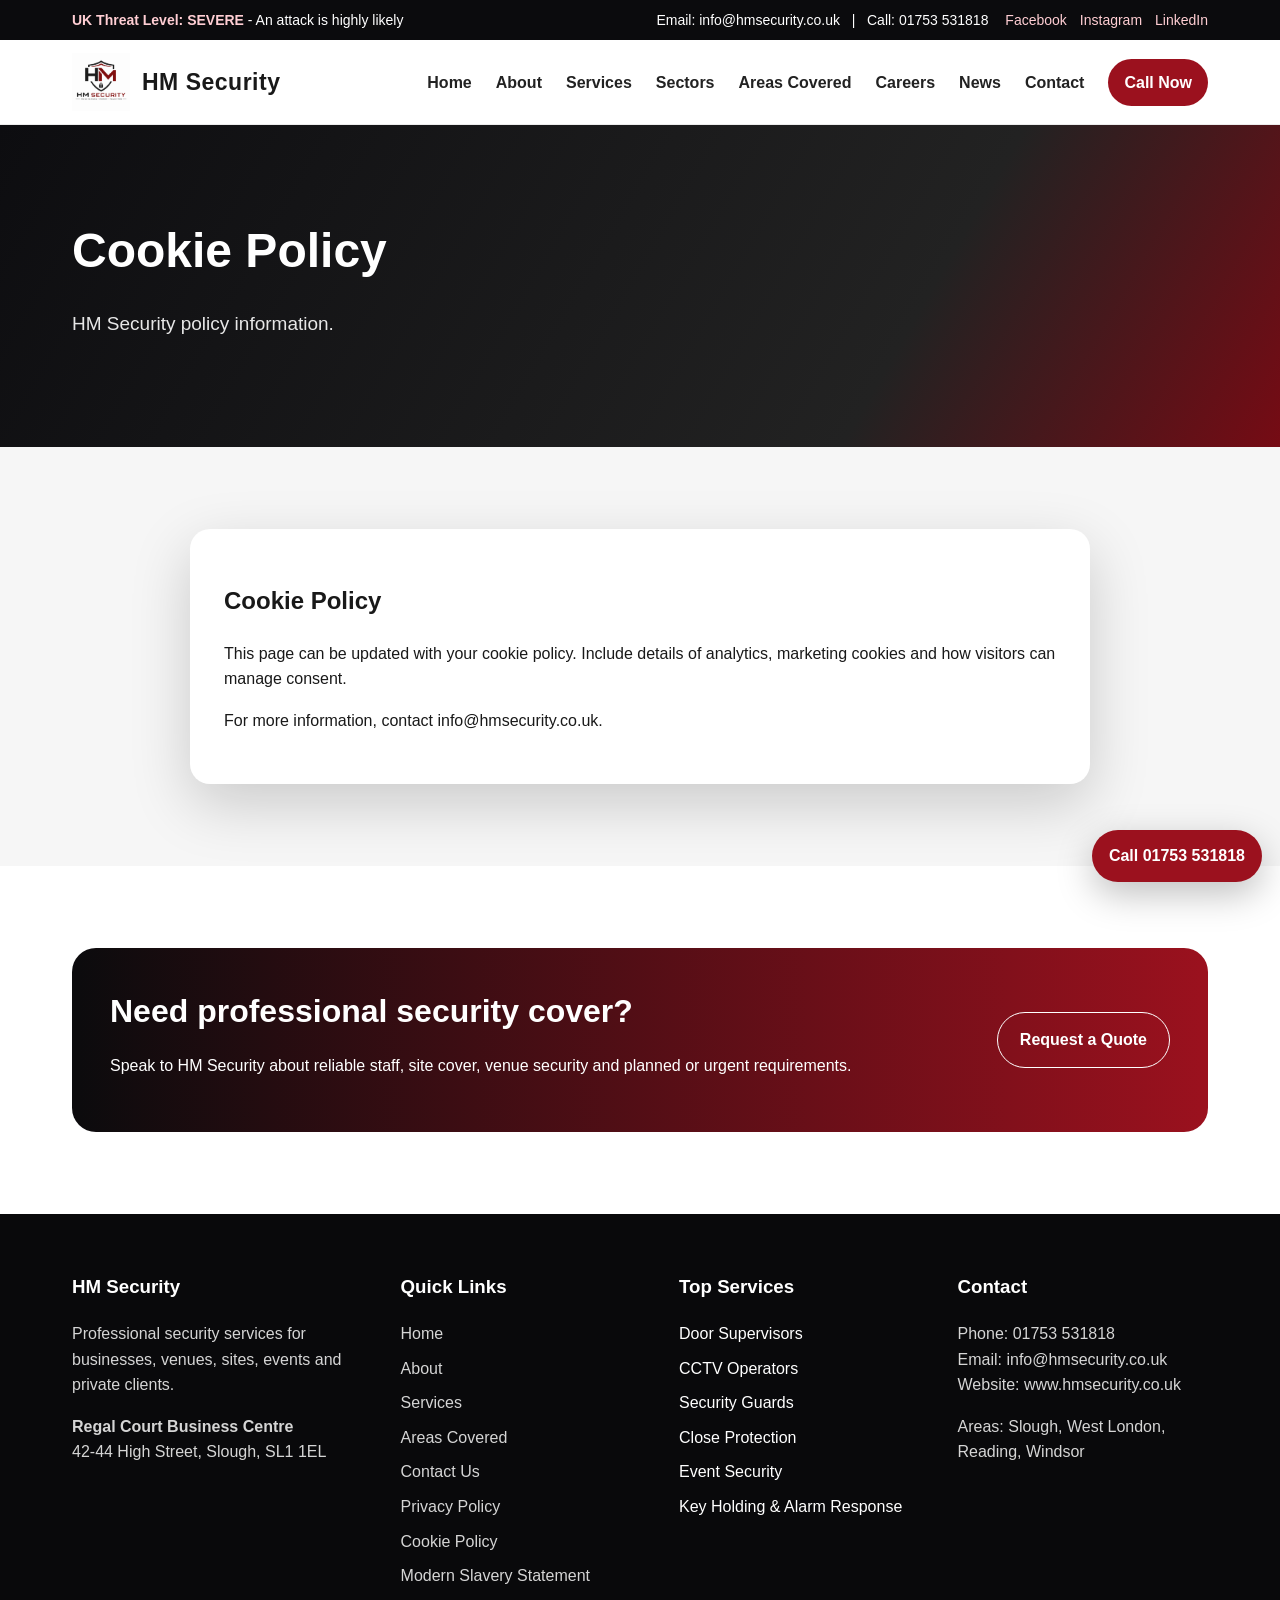
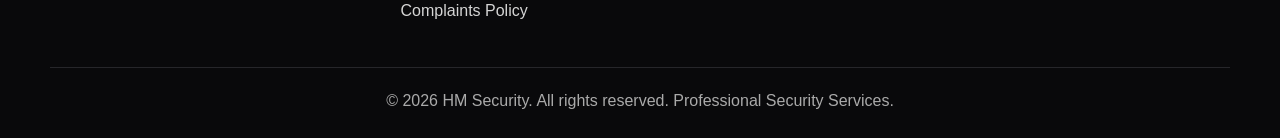
<file: pages/cookie-policy.html>
<!doctype html>
<html lang="en">
<head>
  <meta charset="utf-8">
  <meta name="viewport" content="width=device-width, initial-scale=1">
  <title>Cookie Policy | HM Security</title>
  <meta name="description" content="HM Security provides professional security services across Slough, West London, Reading, Windsor and surrounding areas.">
  <link rel="icon" href="../favicon.ico">
  <link rel="apple-touch-icon" href="../assets/favicon.png">
  <link rel="stylesheet" href="../style.css">
</head>
<body>
  <div class="topbar">
    <div class="wrap">
      <div><strong>UK Threat Level: SEVERE</strong> - An attack is highly likely</div>
      <div>Email: <a href="mailto:info@hmsecurity.co.uk">info@hmsecurity.co.uk</a> &nbsp; | &nbsp; Call: <a href="tel:01753531818">01753 531818</a> <span class="social"><a href="#">Facebook</a><a href="#">Instagram</a><a href="#">LinkedIn</a></span></div>
    </div>
  </div>
  <header class="nav">
    <div class="wrap">
      <a class="brand" href="../index.html"><img src="../assets/hm-security-logo.png" alt="HM Security logo"><span>HM Security</span></a>
      <button class="hamb" aria-label="Open menu">☰</button>
      <nav class="menu"><a class="" href="../index.html">Home</a><a class="" href="../pages/about.html">About</a><a class="" href="../pages/services.html">Services</a><a class="" href="../pages/sectors.html">Sectors</a><a class="" href="../pages/areas.html">Areas Covered</a><a class="" href="../pages/careers.html">Careers</a><a class="" href="../pages/news.html">News</a><a class="" href="../pages/contact.html">Contact</a><a class="nav-cta" href="tel:01753531818">Call Now</a></nav>
    </div>
  </header><main><section class="page-hero"><div class="wrap"><h1>Cookie Policy</h1><p>HM Security policy information.</p></div></section><section class="section soft"><div class="wrap"><div class="policy"><h2>Cookie Policy</h2><p>This page can be updated with your cookie policy. Include details of analytics, marketing cookies and how visitors can manage consent.</p><p>For more information, contact <a href="mailto:info@hmsecurity.co.uk">info@hmsecurity.co.uk</a>.</p></div></div></section></main><section class="section">
    <div class="wrap">
      <div class="cta-band">
        <div><h2>Need professional security cover?</h2><p>Speak to HM Security about reliable staff, site cover, venue security and planned or urgent requirements.</p></div>
        <a class="btn secondary" href="../pages/contact.html">Request a Quote</a>
      </div>
    </div>
  </section>
  <footer class="footer">
    <div class="wrap footer-grid">
      <div>
        <h3>HM Security</h3>
        <p>Professional security services for businesses, venues, sites, events and private clients.</p>
        <p><strong>Regal Court Business Centre</strong><br>42-44 High Street, Slough, SL1 1EL</p>
      </div>
      <div><h3>Quick Links</h3><ul><li><a href="../index.html">Home</a></li><li><a href="../pages/about.html">About</a></li><li><a href="../pages/services.html">Services</a></li><li><a href="../pages/areas.html">Areas Covered</a></li><li><a href="../pages/contact.html">Contact Us</a></li><li><a href="../pages/privacy-policy.html">Privacy Policy</a></li><li><a href="../pages/cookie-policy.html">Cookie Policy</a></li><li><a href="../pages/modern-slavery.html">Modern Slavery Statement</a></li><li><a href="../pages/complaints-policy.html">Complaints Policy</a></li></ul></div>
      <div><h3>Top Services</h3><ul><li>Door Supervisors</li><li>CCTV Operators</li><li>Security Guards</li><li>Close Protection</li><li>Event Security</li><li>Key Holding & Alarm Response</li></ul></div>
      <div><h3>Contact</h3><p>Phone: <a href="tel:01753531818">01753 531818</a><br>Email: <a href="mailto:info@hmsecurity.co.uk">info@hmsecurity.co.uk</a><br>Website: www.hmsecurity.co.uk</p><p>Areas: Slough, West London, Reading, Windsor</p></div>
    </div>
    <div class="wrap copy">© <span id="year"></span> HM Security. All rights reserved. Professional Security Services.</div>
  </footer>
  <a class="float-call" href="tel:01753531818">Call 01753 531818</a>
  <script src="../script.js"></script>
</body>
</html>
</file>
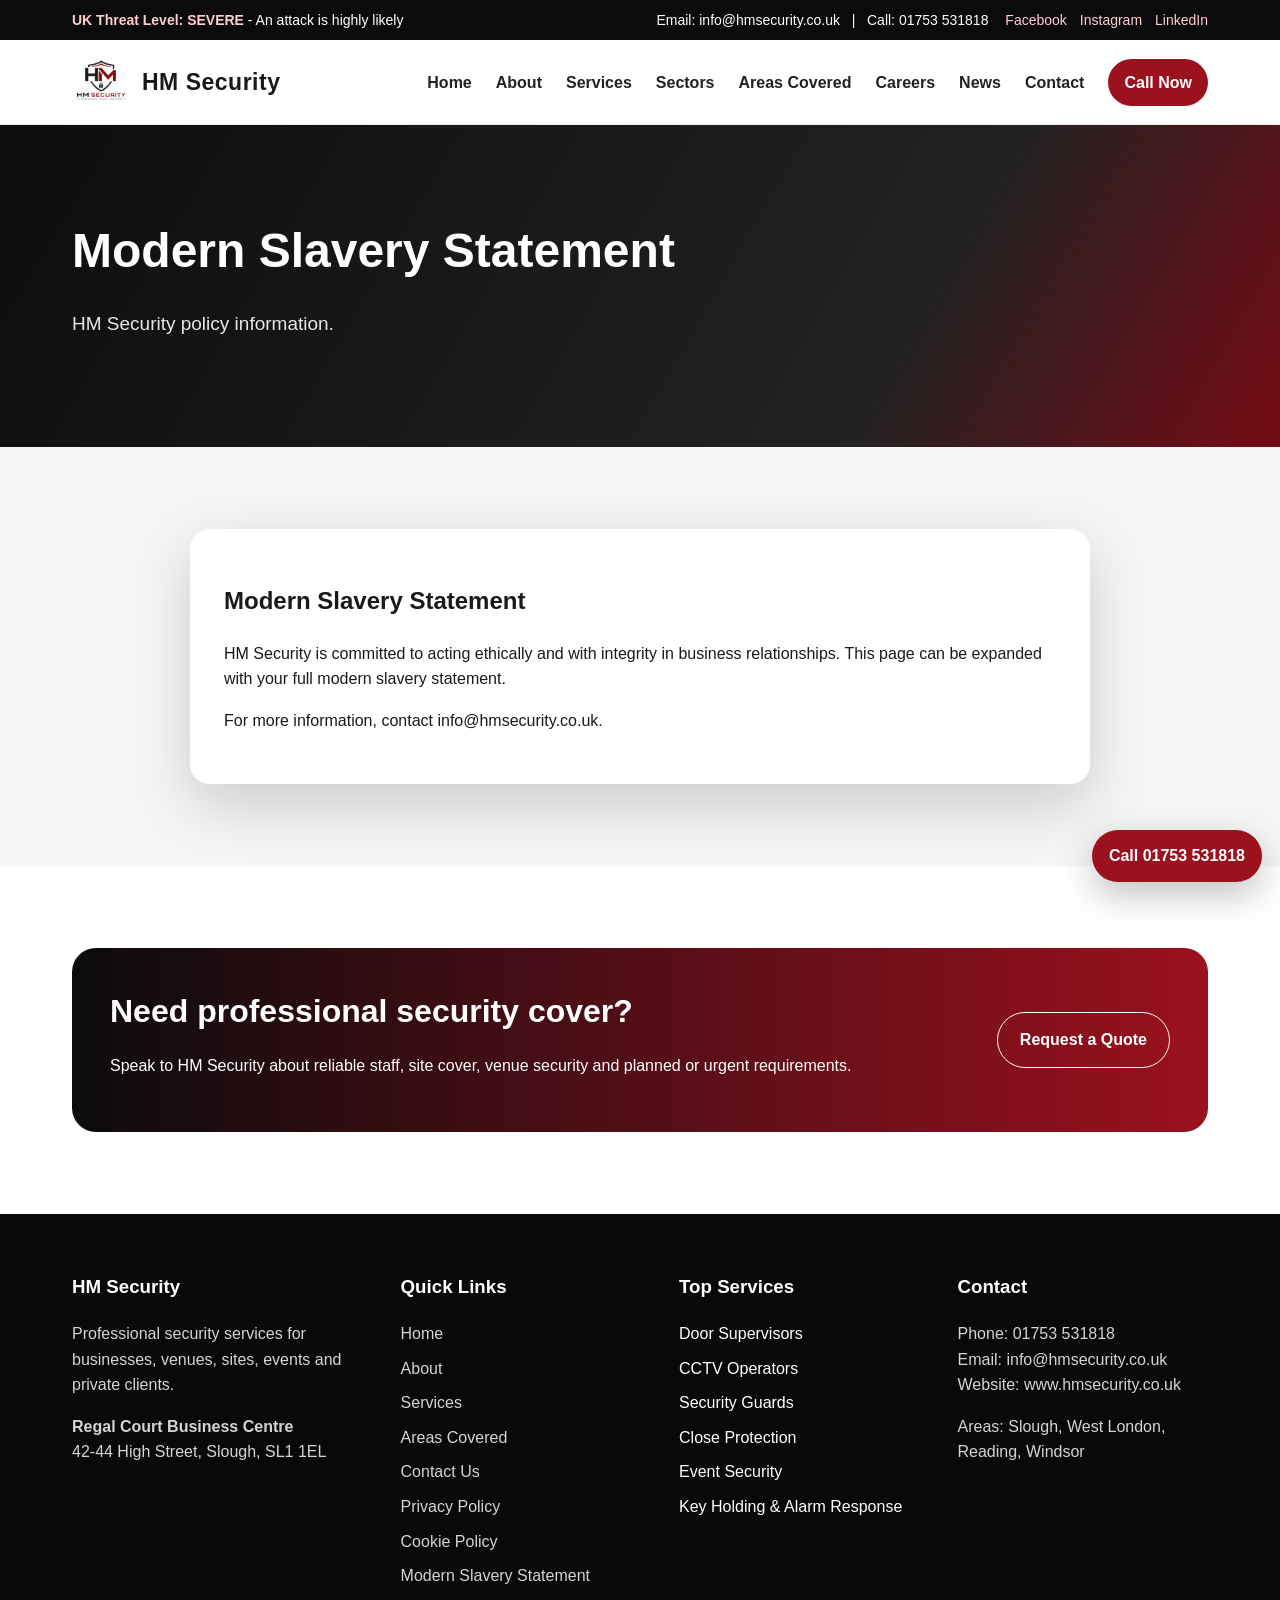
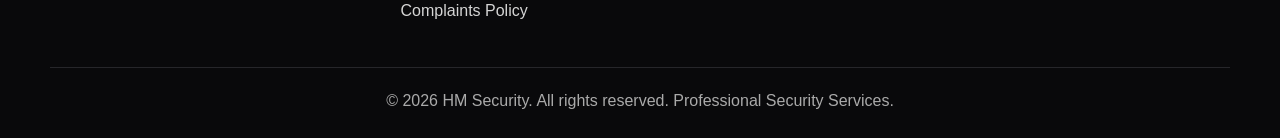
<file: pages/modern-slavery.html>
<!doctype html>
<html lang="en">
<head>
  <meta charset="utf-8">
  <meta name="viewport" content="width=device-width, initial-scale=1">
  <title>Modern Slavery Statement | HM Security</title>
  <meta name="description" content="HM Security provides professional security services across Slough, West London, Reading, Windsor and surrounding areas.">
  <link rel="icon" href="../favicon.ico">
  <link rel="apple-touch-icon" href="../assets/favicon.png">
  <link rel="stylesheet" href="../style.css">
</head>
<body>
  <div class="topbar">
    <div class="wrap">
      <div><strong>UK Threat Level: SEVERE</strong> - An attack is highly likely</div>
      <div>Email: <a href="mailto:info@hmsecurity.co.uk">info@hmsecurity.co.uk</a> &nbsp; | &nbsp; Call: <a href="tel:01753531818">01753 531818</a> <span class="social"><a href="#">Facebook</a><a href="#">Instagram</a><a href="#">LinkedIn</a></span></div>
    </div>
  </div>
  <header class="nav">
    <div class="wrap">
      <a class="brand" href="../index.html"><img src="../assets/hm-security-logo.png" alt="HM Security logo"><span>HM Security</span></a>
      <button class="hamb" aria-label="Open menu">☰</button>
      <nav class="menu"><a class="" href="../index.html">Home</a><a class="" href="../pages/about.html">About</a><a class="" href="../pages/services.html">Services</a><a class="" href="../pages/sectors.html">Sectors</a><a class="" href="../pages/areas.html">Areas Covered</a><a class="" href="../pages/careers.html">Careers</a><a class="" href="../pages/news.html">News</a><a class="" href="../pages/contact.html">Contact</a><a class="nav-cta" href="tel:01753531818">Call Now</a></nav>
    </div>
  </header><main><section class="page-hero"><div class="wrap"><h1>Modern Slavery Statement</h1><p>HM Security policy information.</p></div></section><section class="section soft"><div class="wrap"><div class="policy"><h2>Modern Slavery Statement</h2><p>HM Security is committed to acting ethically and with integrity in business relationships. This page can be expanded with your full modern slavery statement.</p><p>For more information, contact <a href="mailto:info@hmsecurity.co.uk">info@hmsecurity.co.uk</a>.</p></div></div></section></main><section class="section">
    <div class="wrap">
      <div class="cta-band">
        <div><h2>Need professional security cover?</h2><p>Speak to HM Security about reliable staff, site cover, venue security and planned or urgent requirements.</p></div>
        <a class="btn secondary" href="../pages/contact.html">Request a Quote</a>
      </div>
    </div>
  </section>
  <footer class="footer">
    <div class="wrap footer-grid">
      <div>
        <h3>HM Security</h3>
        <p>Professional security services for businesses, venues, sites, events and private clients.</p>
        <p><strong>Regal Court Business Centre</strong><br>42-44 High Street, Slough, SL1 1EL</p>
      </div>
      <div><h3>Quick Links</h3><ul><li><a href="../index.html">Home</a></li><li><a href="../pages/about.html">About</a></li><li><a href="../pages/services.html">Services</a></li><li><a href="../pages/areas.html">Areas Covered</a></li><li><a href="../pages/contact.html">Contact Us</a></li><li><a href="../pages/privacy-policy.html">Privacy Policy</a></li><li><a href="../pages/cookie-policy.html">Cookie Policy</a></li><li><a href="../pages/modern-slavery.html">Modern Slavery Statement</a></li><li><a href="../pages/complaints-policy.html">Complaints Policy</a></li></ul></div>
      <div><h3>Top Services</h3><ul><li>Door Supervisors</li><li>CCTV Operators</li><li>Security Guards</li><li>Close Protection</li><li>Event Security</li><li>Key Holding & Alarm Response</li></ul></div>
      <div><h3>Contact</h3><p>Phone: <a href="tel:01753531818">01753 531818</a><br>Email: <a href="mailto:info@hmsecurity.co.uk">info@hmsecurity.co.uk</a><br>Website: www.hmsecurity.co.uk</p><p>Areas: Slough, West London, Reading, Windsor</p></div>
    </div>
    <div class="wrap copy">© <span id="year"></span> HM Security. All rights reserved. Professional Security Services.</div>
  </footer>
  <a class="float-call" href="tel:01753531818">Call 01753 531818</a>
  <script src="../script.js"></script>
</body>
</html>
</file>
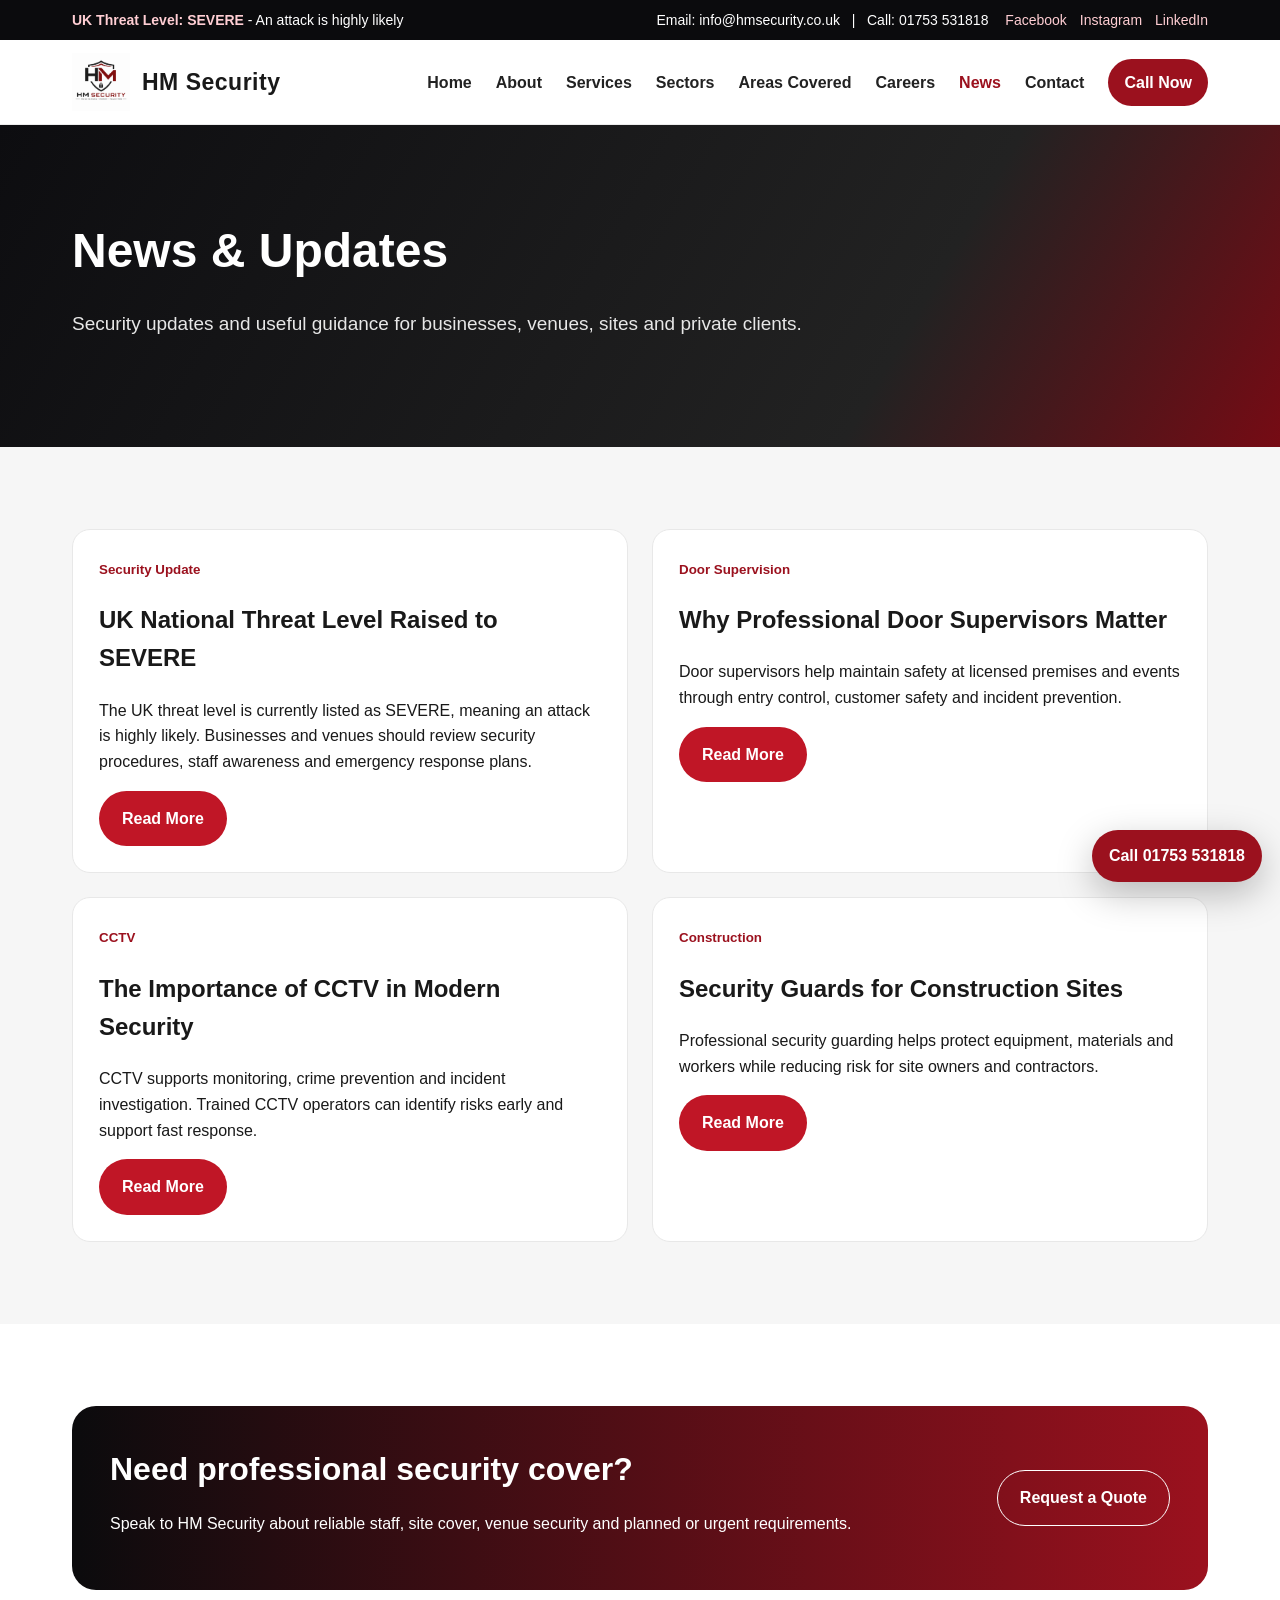
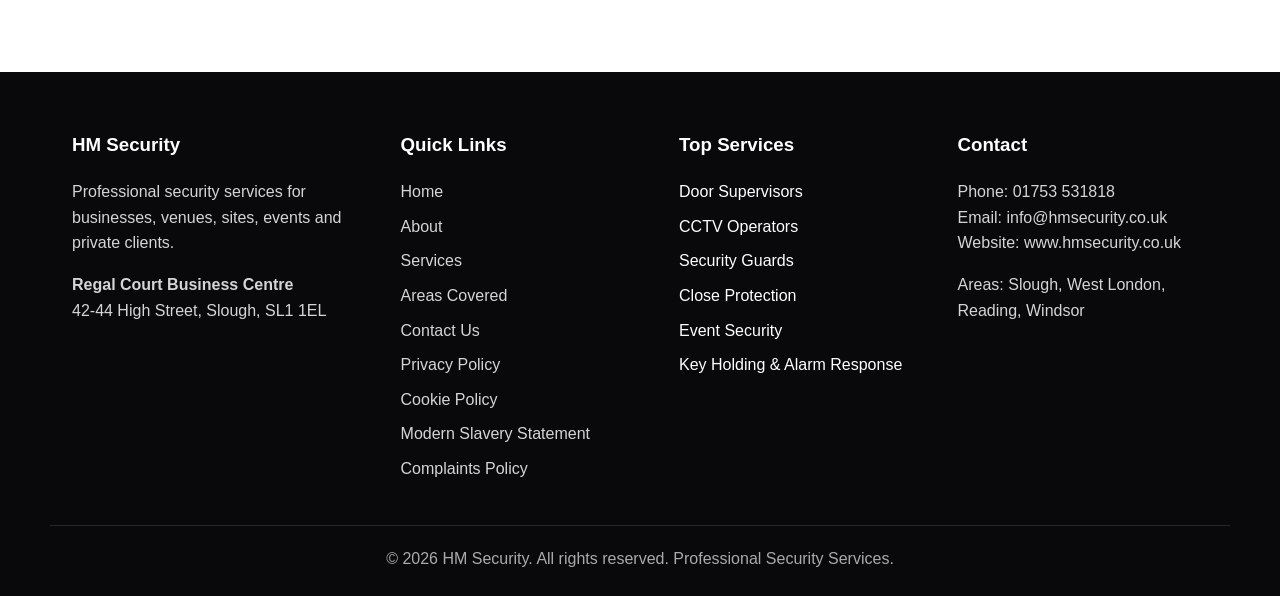
<file: pages/news.html>
<!doctype html>
<html lang="en">
<head>
  <meta charset="utf-8">
  <meta name="viewport" content="width=device-width, initial-scale=1">
  <title>News & Updates | HM Security</title>
  <meta name="description" content="HM Security provides professional security services across Slough, West London, Reading, Windsor and surrounding areas.">
  <link rel="icon" href="../favicon.ico">
  <link rel="apple-touch-icon" href="../assets/favicon.png">
  <link rel="stylesheet" href="../style.css">
</head>
<body>
  <div class="topbar">
    <div class="wrap">
      <div><strong>UK Threat Level: SEVERE</strong> - An attack is highly likely</div>
      <div>Email: <a href="mailto:info@hmsecurity.co.uk">info@hmsecurity.co.uk</a> &nbsp; | &nbsp; Call: <a href="tel:01753531818">01753 531818</a> <span class="social"><a href="#">Facebook</a><a href="#">Instagram</a><a href="#">LinkedIn</a></span></div>
    </div>
  </div>
  <header class="nav">
    <div class="wrap">
      <a class="brand" href="../index.html"><img src="../assets/hm-security-logo.png" alt="HM Security logo"><span>HM Security</span></a>
      <button class="hamb" aria-label="Open menu">☰</button>
      <nav class="menu"><a class="" href="../index.html">Home</a><a class="" href="../pages/about.html">About</a><a class="" href="../pages/services.html">Services</a><a class="" href="../pages/sectors.html">Sectors</a><a class="" href="../pages/areas.html">Areas Covered</a><a class="" href="../pages/careers.html">Careers</a><a class="active" href="../pages/news.html">News</a><a class="" href="../pages/contact.html">Contact</a><a class="nav-cta" href="tel:01753531818">Call Now</a></nav>
    </div>
  </header><main><section class="page-hero"><div class="wrap"><h1>News & Updates</h1><p>Security updates and useful guidance for businesses, venues, sites and private clients.</p></div></section><section class="section soft"><div class="wrap news-list"><article class="news-card"><small>Security Update</small><h2>UK National Threat Level Raised to SEVERE</h2><p>The UK threat level is currently listed as SEVERE, meaning an attack is highly likely. Businesses and venues should review security procedures, staff awareness and emergency response plans.</p><a class="btn primary" href="#">Read More</a></article><article class="news-card"><small>Door Supervision</small><h2>Why Professional Door Supervisors Matter</h2><p>Door supervisors help maintain safety at licensed premises and events through entry control, customer safety and incident prevention.</p><a class="btn primary" href="#">Read More</a></article><article class="news-card"><small>CCTV</small><h2>The Importance of CCTV in Modern Security</h2><p>CCTV supports monitoring, crime prevention and incident investigation. Trained CCTV operators can identify risks early and support fast response.</p><a class="btn primary" href="#">Read More</a></article><article class="news-card"><small>Construction</small><h2>Security Guards for Construction Sites</h2><p>Professional security guarding helps protect equipment, materials and workers while reducing risk for site owners and contractors.</p><a class="btn primary" href="#">Read More</a></article></div></section></main><section class="section">
    <div class="wrap">
      <div class="cta-band">
        <div><h2>Need professional security cover?</h2><p>Speak to HM Security about reliable staff, site cover, venue security and planned or urgent requirements.</p></div>
        <a class="btn secondary" href="../pages/contact.html">Request a Quote</a>
      </div>
    </div>
  </section>
  <footer class="footer">
    <div class="wrap footer-grid">
      <div>
        <h3>HM Security</h3>
        <p>Professional security services for businesses, venues, sites, events and private clients.</p>
        <p><strong>Regal Court Business Centre</strong><br>42-44 High Street, Slough, SL1 1EL</p>
      </div>
      <div><h3>Quick Links</h3><ul><li><a href="../index.html">Home</a></li><li><a href="../pages/about.html">About</a></li><li><a href="../pages/services.html">Services</a></li><li><a href="../pages/areas.html">Areas Covered</a></li><li><a href="../pages/contact.html">Contact Us</a></li><li><a href="../pages/privacy-policy.html">Privacy Policy</a></li><li><a href="../pages/cookie-policy.html">Cookie Policy</a></li><li><a href="../pages/modern-slavery.html">Modern Slavery Statement</a></li><li><a href="../pages/complaints-policy.html">Complaints Policy</a></li></ul></div>
      <div><h3>Top Services</h3><ul><li>Door Supervisors</li><li>CCTV Operators</li><li>Security Guards</li><li>Close Protection</li><li>Event Security</li><li>Key Holding & Alarm Response</li></ul></div>
      <div><h3>Contact</h3><p>Phone: <a href="tel:01753531818">01753 531818</a><br>Email: <a href="mailto:info@hmsecurity.co.uk">info@hmsecurity.co.uk</a><br>Website: www.hmsecurity.co.uk</p><p>Areas: Slough, West London, Reading, Windsor</p></div>
    </div>
    <div class="wrap copy">© <span id="year"></span> HM Security. All rights reserved. Professional Security Services.</div>
  </footer>
  <a class="float-call" href="tel:01753531818">Call 01753 531818</a>
  <script src="../script.js"></script>
</body>
</html>
</file>
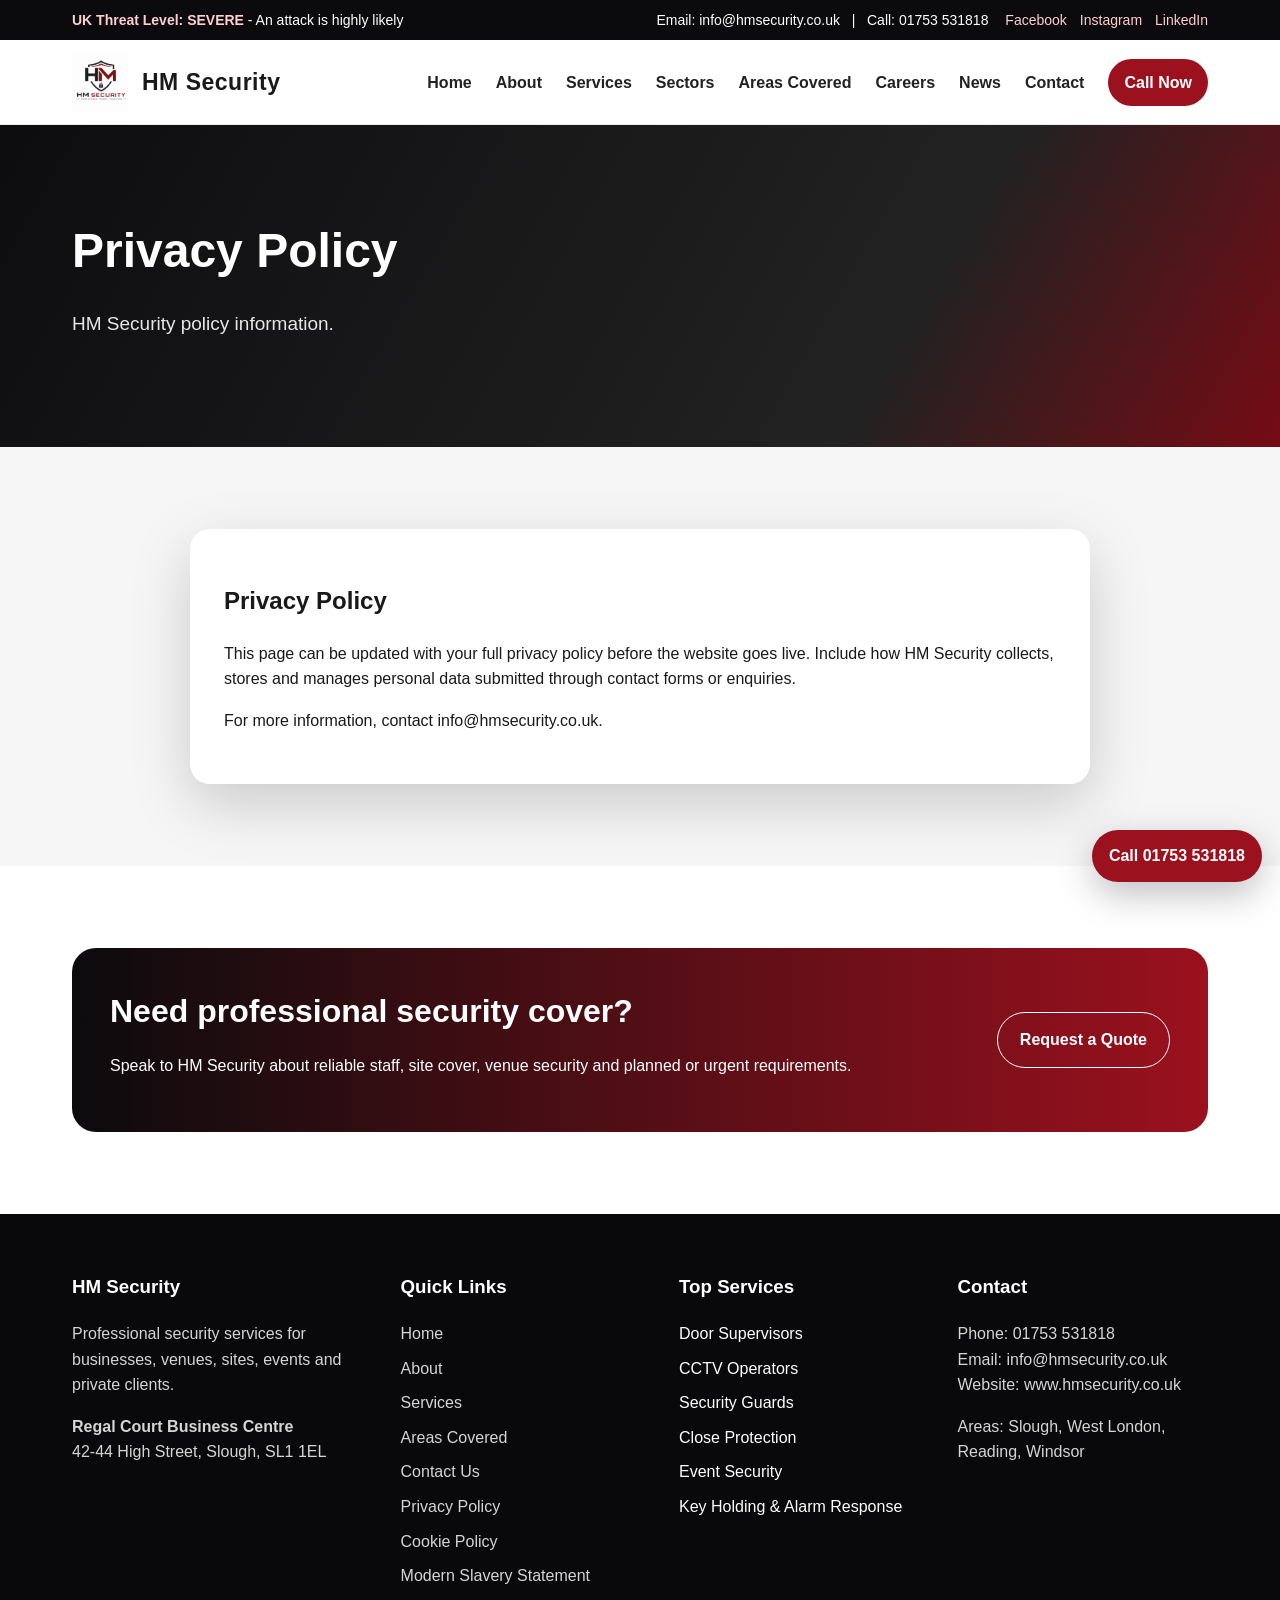
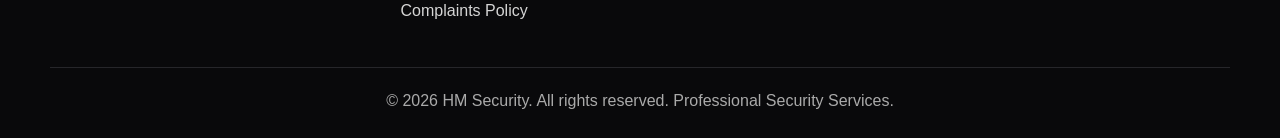
<file: pages/privacy-policy.html>
<!doctype html>
<html lang="en">
<head>
  <meta charset="utf-8">
  <meta name="viewport" content="width=device-width, initial-scale=1">
  <title>Privacy Policy | HM Security</title>
  <meta name="description" content="HM Security provides professional security services across Slough, West London, Reading, Windsor and surrounding areas.">
  <link rel="icon" href="../favicon.ico">
  <link rel="apple-touch-icon" href="../assets/favicon.png">
  <link rel="stylesheet" href="../style.css">
</head>
<body>
  <div class="topbar">
    <div class="wrap">
      <div><strong>UK Threat Level: SEVERE</strong> - An attack is highly likely</div>
      <div>Email: <a href="mailto:info@hmsecurity.co.uk">info@hmsecurity.co.uk</a> &nbsp; | &nbsp; Call: <a href="tel:01753531818">01753 531818</a> <span class="social"><a href="#">Facebook</a><a href="#">Instagram</a><a href="#">LinkedIn</a></span></div>
    </div>
  </div>
  <header class="nav">
    <div class="wrap">
      <a class="brand" href="../index.html"><img src="../assets/hm-security-logo.png" alt="HM Security logo"><span>HM Security</span></a>
      <button class="hamb" aria-label="Open menu">☰</button>
      <nav class="menu"><a class="" href="../index.html">Home</a><a class="" href="../pages/about.html">About</a><a class="" href="../pages/services.html">Services</a><a class="" href="../pages/sectors.html">Sectors</a><a class="" href="../pages/areas.html">Areas Covered</a><a class="" href="../pages/careers.html">Careers</a><a class="" href="../pages/news.html">News</a><a class="" href="../pages/contact.html">Contact</a><a class="nav-cta" href="tel:01753531818">Call Now</a></nav>
    </div>
  </header><main><section class="page-hero"><div class="wrap"><h1>Privacy Policy</h1><p>HM Security policy information.</p></div></section><section class="section soft"><div class="wrap"><div class="policy"><h2>Privacy Policy</h2><p>This page can be updated with your full privacy policy before the website goes live. Include how HM Security collects, stores and manages personal data submitted through contact forms or enquiries.</p><p>For more information, contact <a href="mailto:info@hmsecurity.co.uk">info@hmsecurity.co.uk</a>.</p></div></div></section></main><section class="section">
    <div class="wrap">
      <div class="cta-band">
        <div><h2>Need professional security cover?</h2><p>Speak to HM Security about reliable staff, site cover, venue security and planned or urgent requirements.</p></div>
        <a class="btn secondary" href="../pages/contact.html">Request a Quote</a>
      </div>
    </div>
  </section>
  <footer class="footer">
    <div class="wrap footer-grid">
      <div>
        <h3>HM Security</h3>
        <p>Professional security services for businesses, venues, sites, events and private clients.</p>
        <p><strong>Regal Court Business Centre</strong><br>42-44 High Street, Slough, SL1 1EL</p>
      </div>
      <div><h3>Quick Links</h3><ul><li><a href="../index.html">Home</a></li><li><a href="../pages/about.html">About</a></li><li><a href="../pages/services.html">Services</a></li><li><a href="../pages/areas.html">Areas Covered</a></li><li><a href="../pages/contact.html">Contact Us</a></li><li><a href="../pages/privacy-policy.html">Privacy Policy</a></li><li><a href="../pages/cookie-policy.html">Cookie Policy</a></li><li><a href="../pages/modern-slavery.html">Modern Slavery Statement</a></li><li><a href="../pages/complaints-policy.html">Complaints Policy</a></li></ul></div>
      <div><h3>Top Services</h3><ul><li>Door Supervisors</li><li>CCTV Operators</li><li>Security Guards</li><li>Close Protection</li><li>Event Security</li><li>Key Holding & Alarm Response</li></ul></div>
      <div><h3>Contact</h3><p>Phone: <a href="tel:01753531818">01753 531818</a><br>Email: <a href="mailto:info@hmsecurity.co.uk">info@hmsecurity.co.uk</a><br>Website: www.hmsecurity.co.uk</p><p>Areas: Slough, West London, Reading, Windsor</p></div>
    </div>
    <div class="wrap copy">© <span id="year"></span> HM Security. All rights reserved. Professional Security Services.</div>
  </footer>
  <a class="float-call" href="tel:01753531818">Call 01753 531818</a>
  <script src="../script.js"></script>
</body>
</html>
</file>
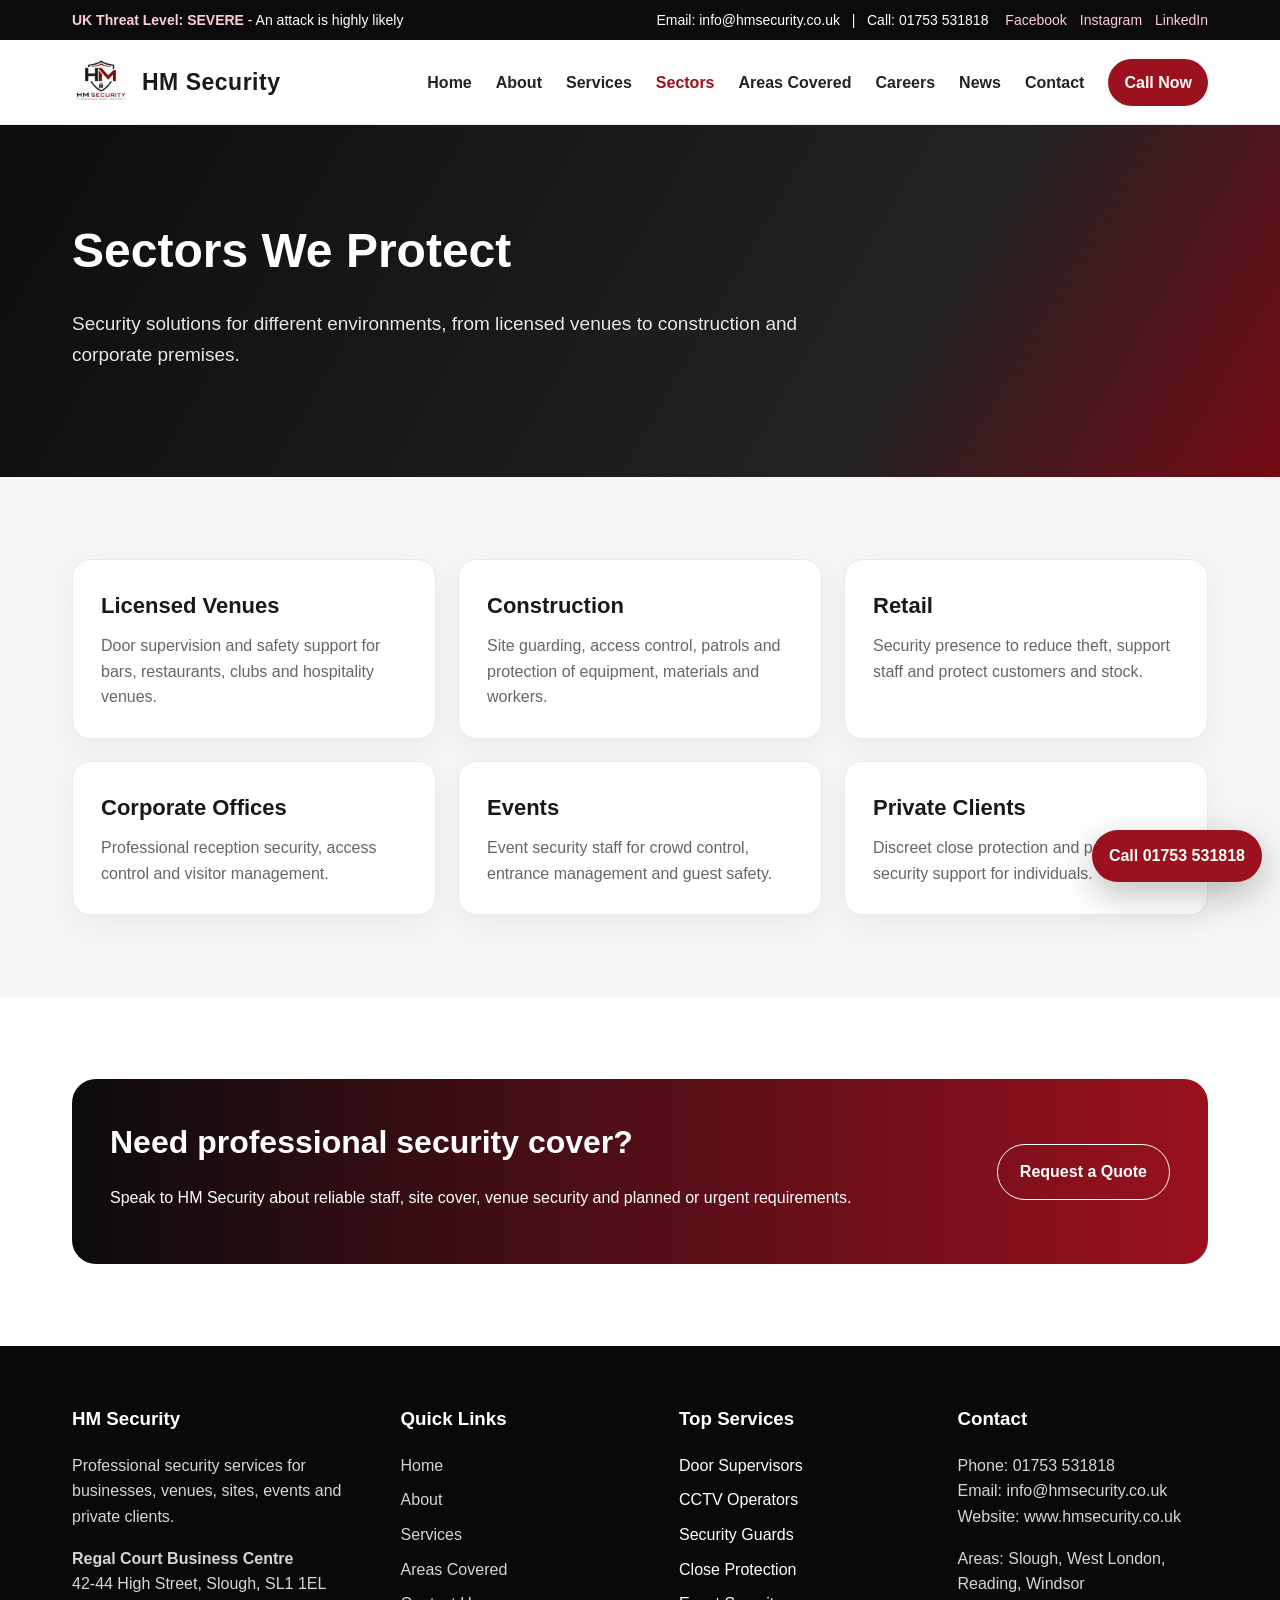
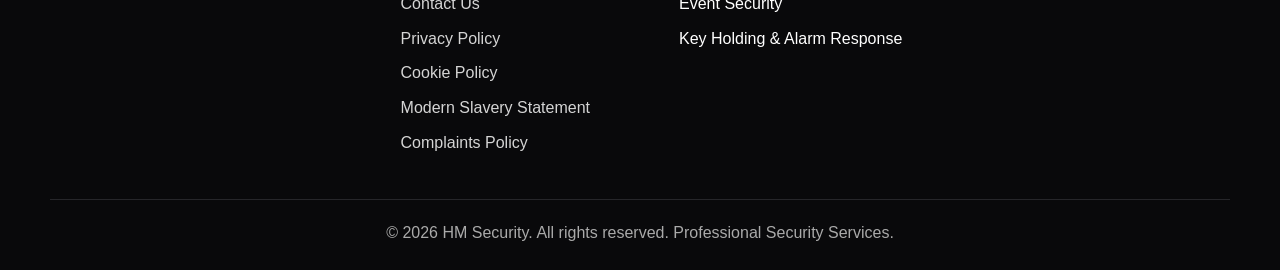
<file: pages/sectors.html>
<!doctype html>
<html lang="en">
<head>
  <meta charset="utf-8">
  <meta name="viewport" content="width=device-width, initial-scale=1">
  <title>Sectors We Protect | HM Security</title>
  <meta name="description" content="HM Security provides professional security services across Slough, West London, Reading, Windsor and surrounding areas.">
  <link rel="icon" href="../favicon.ico">
  <link rel="apple-touch-icon" href="../assets/favicon.png">
  <link rel="stylesheet" href="../style.css">
</head>
<body>
  <div class="topbar">
    <div class="wrap">
      <div><strong>UK Threat Level: SEVERE</strong> - An attack is highly likely</div>
      <div>Email: <a href="mailto:info@hmsecurity.co.uk">info@hmsecurity.co.uk</a> &nbsp; | &nbsp; Call: <a href="tel:01753531818">01753 531818</a> <span class="social"><a href="#">Facebook</a><a href="#">Instagram</a><a href="#">LinkedIn</a></span></div>
    </div>
  </div>
  <header class="nav">
    <div class="wrap">
      <a class="brand" href="../index.html"><img src="../assets/hm-security-logo.png" alt="HM Security logo"><span>HM Security</span></a>
      <button class="hamb" aria-label="Open menu">☰</button>
      <nav class="menu"><a class="" href="../index.html">Home</a><a class="" href="../pages/about.html">About</a><a class="" href="../pages/services.html">Services</a><a class="active" href="../pages/sectors.html">Sectors</a><a class="" href="../pages/areas.html">Areas Covered</a><a class="" href="../pages/careers.html">Careers</a><a class="" href="../pages/news.html">News</a><a class="" href="../pages/contact.html">Contact</a><a class="nav-cta" href="tel:01753531818">Call Now</a></nav>
    </div>
  </header><main><section class="page-hero"><div class="wrap"><h1>Sectors We Protect</h1><p>Security solutions for different environments, from licensed venues to construction and corporate premises.</p></div></section><section class="section soft"><div class="wrap"><div class="cards"><div class="card"><h3>Licensed Venues</h3><p>Door supervision and safety support for bars, restaurants, clubs and hospitality venues.</p></div><div class="card"><h3>Construction</h3><p>Site guarding, access control, patrols and protection of equipment, materials and workers.</p></div><div class="card"><h3>Retail</h3><p>Security presence to reduce theft, support staff and protect customers and stock.</p></div><div class="card"><h3>Corporate Offices</h3><p>Professional reception security, access control and visitor management.</p></div><div class="card"><h3>Events</h3><p>Event security staff for crowd control, entrance management and guest safety.</p></div><div class="card"><h3>Private Clients</h3><p>Discreet close protection and personal security support for individuals.</p></div></div></div></section></main><section class="section">
    <div class="wrap">
      <div class="cta-band">
        <div><h2>Need professional security cover?</h2><p>Speak to HM Security about reliable staff, site cover, venue security and planned or urgent requirements.</p></div>
        <a class="btn secondary" href="../pages/contact.html">Request a Quote</a>
      </div>
    </div>
  </section>
  <footer class="footer">
    <div class="wrap footer-grid">
      <div>
        <h3>HM Security</h3>
        <p>Professional security services for businesses, venues, sites, events and private clients.</p>
        <p><strong>Regal Court Business Centre</strong><br>42-44 High Street, Slough, SL1 1EL</p>
      </div>
      <div><h3>Quick Links</h3><ul><li><a href="../index.html">Home</a></li><li><a href="../pages/about.html">About</a></li><li><a href="../pages/services.html">Services</a></li><li><a href="../pages/areas.html">Areas Covered</a></li><li><a href="../pages/contact.html">Contact Us</a></li><li><a href="../pages/privacy-policy.html">Privacy Policy</a></li><li><a href="../pages/cookie-policy.html">Cookie Policy</a></li><li><a href="../pages/modern-slavery.html">Modern Slavery Statement</a></li><li><a href="../pages/complaints-policy.html">Complaints Policy</a></li></ul></div>
      <div><h3>Top Services</h3><ul><li>Door Supervisors</li><li>CCTV Operators</li><li>Security Guards</li><li>Close Protection</li><li>Event Security</li><li>Key Holding & Alarm Response</li></ul></div>
      <div><h3>Contact</h3><p>Phone: <a href="tel:01753531818">01753 531818</a><br>Email: <a href="mailto:info@hmsecurity.co.uk">info@hmsecurity.co.uk</a><br>Website: www.hmsecurity.co.uk</p><p>Areas: Slough, West London, Reading, Windsor</p></div>
    </div>
    <div class="wrap copy">© <span id="year"></span> HM Security. All rights reserved. Professional Security Services.</div>
  </footer>
  <a class="float-call" href="tel:01753531818">Call 01753 531818</a>
  <script src="../script.js"></script>
</body>
</html>
</file>
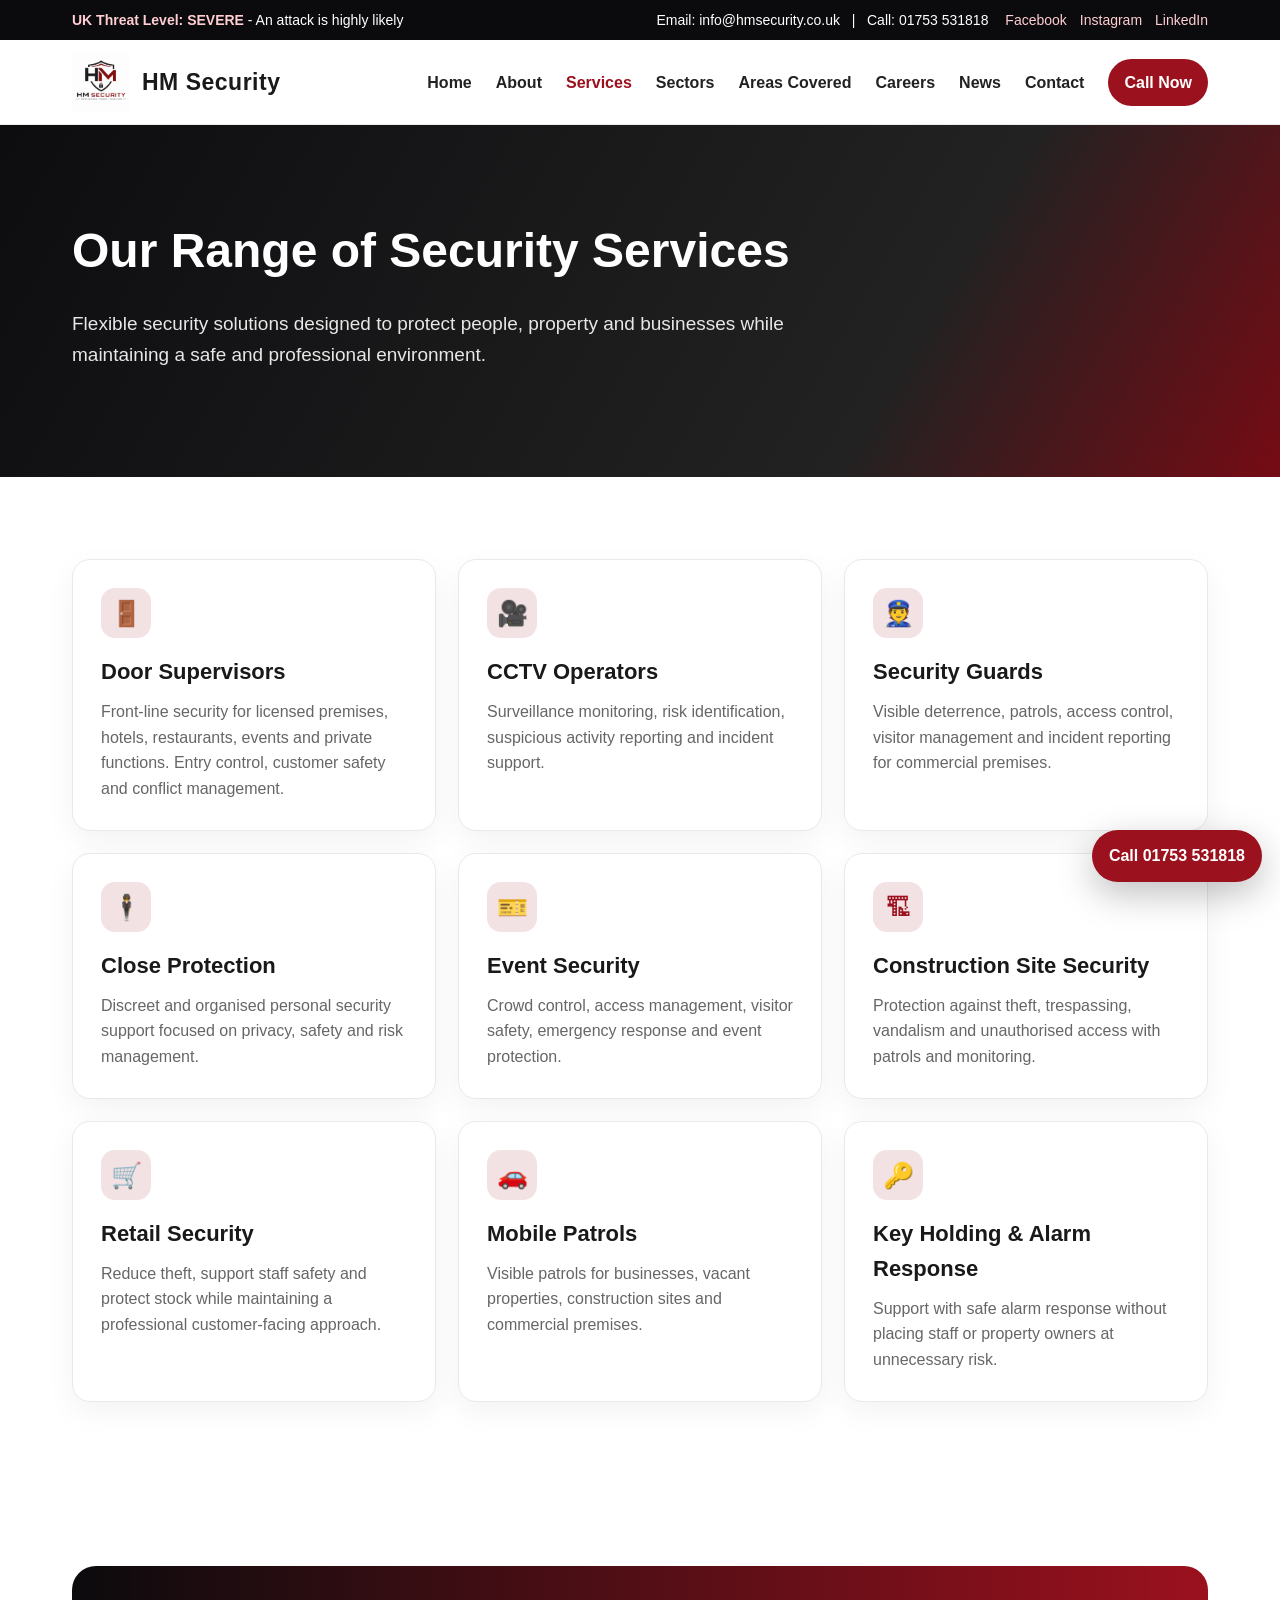
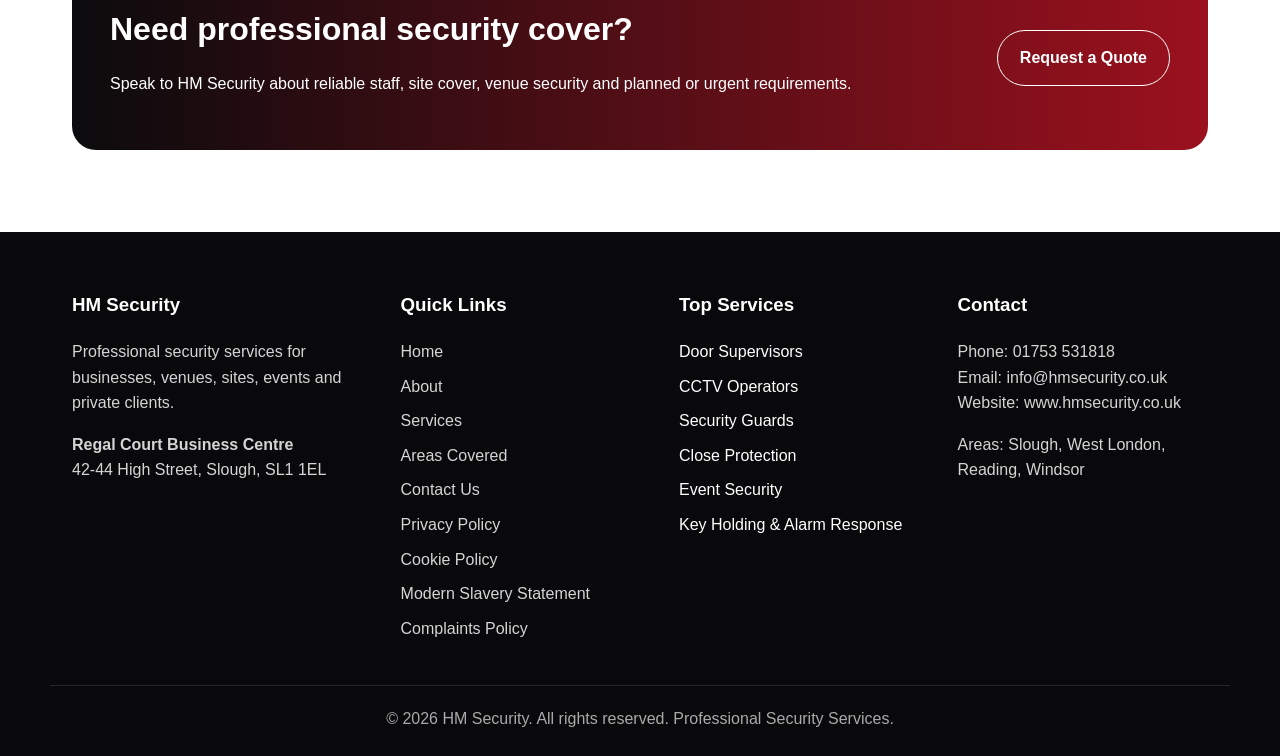
<file: pages/services.html>
<!doctype html>
<html lang="en">
<head>
  <meta charset="utf-8">
  <meta name="viewport" content="width=device-width, initial-scale=1">
  <title>Security Services | HM Security</title>
  <meta name="description" content="HM Security provides professional security services across Slough, West London, Reading, Windsor and surrounding areas.">
  <link rel="icon" href="../favicon.ico">
  <link rel="apple-touch-icon" href="../assets/favicon.png">
  <link rel="stylesheet" href="../style.css">
</head>
<body>
  <div class="topbar">
    <div class="wrap">
      <div><strong>UK Threat Level: SEVERE</strong> - An attack is highly likely</div>
      <div>Email: <a href="mailto:info@hmsecurity.co.uk">info@hmsecurity.co.uk</a> &nbsp; | &nbsp; Call: <a href="tel:01753531818">01753 531818</a> <span class="social"><a href="#">Facebook</a><a href="#">Instagram</a><a href="#">LinkedIn</a></span></div>
    </div>
  </div>
  <header class="nav">
    <div class="wrap">
      <a class="brand" href="../index.html"><img src="../assets/hm-security-logo.png" alt="HM Security logo"><span>HM Security</span></a>
      <button class="hamb" aria-label="Open menu">☰</button>
      <nav class="menu"><a class="" href="../index.html">Home</a><a class="" href="../pages/about.html">About</a><a class="active" href="../pages/services.html">Services</a><a class="" href="../pages/sectors.html">Sectors</a><a class="" href="../pages/areas.html">Areas Covered</a><a class="" href="../pages/careers.html">Careers</a><a class="" href="../pages/news.html">News</a><a class="" href="../pages/contact.html">Contact</a><a class="nav-cta" href="tel:01753531818">Call Now</a></nav>
    </div>
  </header><main><section class="page-hero"><div class="wrap"><h1>Our Range of Security Services</h1><p>Flexible security solutions designed to protect people, property and businesses while maintaining a safe and professional environment.</p></div></section><section class="section"><div class="wrap"><div class="cards"><div class="card"><div class="icon">🚪</div><h3>Door Supervisors</h3><p>Front-line security for licensed premises, hotels, restaurants, events and private functions. Entry control, customer safety and conflict management.</p></div><div class="card"><div class="icon">🎥</div><h3>CCTV Operators</h3><p>Surveillance monitoring, risk identification, suspicious activity reporting and incident support.</p></div><div class="card"><div class="icon">👮</div><h3>Security Guards</h3><p>Visible deterrence, patrols, access control, visitor management and incident reporting for commercial premises.</p></div><div class="card"><div class="icon">🕴</div><h3>Close Protection</h3><p>Discreet and organised personal security support focused on privacy, safety and risk management.</p></div><div class="card"><div class="icon">🎫</div><h3>Event Security</h3><p>Crowd control, access management, visitor safety, emergency response and event protection.</p></div><div class="card"><div class="icon">🏗</div><h3>Construction Site Security</h3><p>Protection against theft, trespassing, vandalism and unauthorised access with patrols and monitoring.</p></div><div class="card"><div class="icon">🛒</div><h3>Retail Security</h3><p>Reduce theft, support staff safety and protect stock while maintaining a professional customer-facing approach.</p></div><div class="card"><div class="icon">🚗</div><h3>Mobile Patrols</h3><p>Visible patrols for businesses, vacant properties, construction sites and commercial premises.</p></div><div class="card"><div class="icon">🔑</div><h3>Key Holding & Alarm Response</h3><p>Support with safe alarm response without placing staff or property owners at unnecessary risk.</p></div></div></div></section></main><section class="section">
    <div class="wrap">
      <div class="cta-band">
        <div><h2>Need professional security cover?</h2><p>Speak to HM Security about reliable staff, site cover, venue security and planned or urgent requirements.</p></div>
        <a class="btn secondary" href="../pages/contact.html">Request a Quote</a>
      </div>
    </div>
  </section>
  <footer class="footer">
    <div class="wrap footer-grid">
      <div>
        <h3>HM Security</h3>
        <p>Professional security services for businesses, venues, sites, events and private clients.</p>
        <p><strong>Regal Court Business Centre</strong><br>42-44 High Street, Slough, SL1 1EL</p>
      </div>
      <div><h3>Quick Links</h3><ul><li><a href="../index.html">Home</a></li><li><a href="../pages/about.html">About</a></li><li><a href="../pages/services.html">Services</a></li><li><a href="../pages/areas.html">Areas Covered</a></li><li><a href="../pages/contact.html">Contact Us</a></li><li><a href="../pages/privacy-policy.html">Privacy Policy</a></li><li><a href="../pages/cookie-policy.html">Cookie Policy</a></li><li><a href="../pages/modern-slavery.html">Modern Slavery Statement</a></li><li><a href="../pages/complaints-policy.html">Complaints Policy</a></li></ul></div>
      <div><h3>Top Services</h3><ul><li>Door Supervisors</li><li>CCTV Operators</li><li>Security Guards</li><li>Close Protection</li><li>Event Security</li><li>Key Holding & Alarm Response</li></ul></div>
      <div><h3>Contact</h3><p>Phone: <a href="tel:01753531818">01753 531818</a><br>Email: <a href="mailto:info@hmsecurity.co.uk">info@hmsecurity.co.uk</a><br>Website: www.hmsecurity.co.uk</p><p>Areas: Slough, West London, Reading, Windsor</p></div>
    </div>
    <div class="wrap copy">© <span id="year"></span> HM Security. All rights reserved. Professional Security Services.</div>
  </footer>
  <a class="float-call" href="tel:01753531818">Call 01753 531818</a>
  <script src="../script.js"></script>
</body>
</html>
</file>
<file: style.css>
:root{
  --black:#0b0b0d;--charcoal:#151518;--panel:#1e1e22;--red:#9b111e;--red2:#c01626;--white:#fff;--muted:#d6d6d6;--soft:#f5f5f5;--line:#303036;--shadow:0 20px 60px rgba(0,0,0,.18);--radius:18px;--max:1180px
}
*{box-sizing:border-box}html{scroll-behavior:smooth}body{margin:0;font-family:Arial,Helvetica,sans-serif;color:#191919;background:#fff;line-height:1.6}a{text-decoration:none;color:inherit}img{max-width:100%;display:block}.wrap{max-width:var(--max);margin:auto;padding:0 22px}.topbar{background:var(--black);color:#fff;font-size:14px}.topbar .wrap{display:flex;justify-content:space-between;gap:18px;align-items:center;padding-top:9px;padding-bottom:9px}.topbar strong{color:#ffced3}.topbar a{color:#fff}.social a{margin-left:13px;color:#ffced3}.nav{position:sticky;top:0;background:rgba(255,255,255,.96);backdrop-filter:blur(12px);border-bottom:1px solid #ececec;z-index:10}.nav .wrap{display:flex;align-items:center;justify-content:space-between;padding-top:13px;padding-bottom:13px}.brand{display:flex;align-items:center;gap:12px;font-weight:900;letter-spacing:.5px}.brand img{width:58px;height:58px;object-fit:contain}.brand span{font-size:23px}.menu{display:flex;align-items:center;gap:24px;font-weight:700;color:#222}.menu a:hover,.active{color:var(--red)}.nav-cta{background:var(--red);color:#fff!important;padding:11px 16px;border-radius:999px}.hamb{display:none;background:transparent;border:0;font-size:30px}.hero{position:relative;overflow:hidden;background:linear-gradient(120deg,#0b0b0d 0%,#18181c 52%,#9b111e 140%);color:#fff}.hero:before{content:"";position:absolute;right:-120px;top:-120px;width:520px;height:520px;border-radius:50%;background:radial-gradient(circle,rgba(192,22,38,.45),transparent 67%)}.hero .wrap{display:grid;grid-template-columns:1.15fr .85fr;gap:45px;align-items:center;min-height:640px;padding-top:55px;padding-bottom:55px}.eyebrow{display:inline-flex;gap:10px;align-items:center;background:rgba(255,255,255,.09);border:1px solid rgba(255,255,255,.17);padding:8px 13px;border-radius:999px;color:#ffd8dc;font-weight:700}.hero h1{font-size:58px;line-height:1.02;margin:22px 0 18px}.hero p{font-size:19px;color:#ececec;max-width:650px}.btns{display:flex;gap:14px;flex-wrap:wrap;margin-top:28px}.btn{display:inline-flex;align-items:center;justify-content:center;border-radius:999px;padding:14px 22px;font-weight:800;border:1px solid transparent}.btn.primary{background:var(--red2);color:#fff}.btn.secondary{border-color:#fff;color:#fff}.hero-card{background:#fff;color:#111;border-radius:24px;padding:28px;box-shadow:var(--shadow);position:relative}.hero-card img{width:190px;margin:0 auto 15px}.hero-card h3{margin:0 0 8px;font-size:25px}.mini-grid{display:grid;grid-template-columns:1fr 1fr;gap:12px;margin-top:20px}.mini{background:#f7f7f7;border-left:4px solid var(--red);padding:14px;border-radius:12px;font-weight:700}.section{padding:82px 0}.section.dark{background:var(--charcoal);color:#fff}.section.soft{background:#f6f6f6}.title{max-width:780px;margin:0 auto 42px;text-align:center}.title.left{text-align:left;margin-left:0}.title h2{font-size:40px;line-height:1.15;margin:0 0 14px}.title p{font-size:18px;color:#616161}.dark .title p{color:#d4d4d4}.cards{display:grid;grid-template-columns:repeat(3,1fr);gap:22px}.card{background:#fff;border:1px solid #e9e9e9;border-radius:var(--radius);padding:28px;box-shadow:0 10px 30px rgba(0,0,0,.05)}.dark .card{background:#202025;border-color:#303036;color:#fff}.icon{width:50px;height:50px;background:rgba(155,17,30,.12);color:var(--red);border-radius:14px;display:flex;align-items:center;justify-content:center;font-size:25px;margin-bottom:16px}.card h3{margin:0 0 10px;font-size:22px}.card p{margin:0;color:#666}.dark .card p{color:#d1d1d1}.split{display:grid;grid-template-columns:1fr 1fr;gap:48px;align-items:center}.panel{background:#fff;border-radius:24px;padding:32px;box-shadow:var(--shadow)}.dark .panel{background:#202025}.checklist{display:grid;gap:11px;margin-top:22px}.check{display:flex;gap:11px;align-items:flex-start}.check:before{content:"✓";color:#fff;background:var(--red);min-width:24px;height:24px;border-radius:50%;display:inline-flex;align-items:center;justify-content:center;font-weight:900;margin-top:2px}.steps{counter-reset:s;display:grid;gap:18px}.step{background:#fff;border-radius:var(--radius);padding:24px;border-left:6px solid var(--red);box-shadow:0 8px 28px rgba(0,0,0,.06)}.step:before{counter-increment:s;content:"0" counter(s);display:inline-block;font-size:13px;font-weight:900;color:#fff;background:#111;border-radius:99px;padding:5px 10px;margin-bottom:10px}.cta-band{background:linear-gradient(90deg,var(--black),var(--red));color:#fff;border-radius:24px;padding:38px;display:flex;align-items:center;justify-content:space-between;gap:25px}.cta-band h2{margin:0;font-size:32px}.form{display:grid;gap:14px}.form .two{display:grid;grid-template-columns:1fr 1fr;gap:14px}input,textarea,select{width:100%;padding:14px 15px;border:1px solid #ddd;border-radius:12px;font:inherit;background:#fff}textarea{min-height:130px;resize:vertical}.form button{cursor:pointer}.page-hero{background:linear-gradient(120deg,#0d0d10,#222 70%,#760b14);color:#fff;padding:88px 0}.page-hero h1{font-size:48px;margin:0 0 12px}.page-hero p{font-size:19px;max-width:780px;color:#e7e7e7}.area-list{display:grid;grid-template-columns:repeat(4,1fr);gap:16px}.area{background:#fff;border-radius:16px;padding:22px;text-align:center;font-weight:900;border-bottom:5px solid var(--red);box-shadow:0 8px 26px rgba(0,0,0,.07)}.news-list{display:grid;grid-template-columns:repeat(2,1fr);gap:24px}.news-card{background:#fff;border-radius:18px;padding:26px;border:1px solid #e8e8e8}.news-card small{color:var(--red);font-weight:900}.footer{background:#09090b;color:#fff;padding:58px 0 24px}.footer-grid{display:grid;grid-template-columns:1.2fr 1fr 1fr 1fr;gap:28px}.footer h3{margin-top:0}.footer a,.footer p{color:#d5d5d5}.footer ul{list-style:none;margin:0;padding:0}.footer li{margin-bottom:9px}.copy{border-top:1px solid #26262a;margin-top:35px;padding-top:20px;color:#aaa;text-align:center}.float-call{position:fixed;right:18px;bottom:18px;background:var(--red);color:#fff;padding:13px 17px;border-radius:999px;font-weight:900;box-shadow:0 12px 36px rgba(0,0,0,.25);z-index:20}.policy{max-width:900px;margin:auto;background:#fff;border-radius:20px;padding:34px;box-shadow:var(--shadow)}.director{background:#fff;border-radius:24px;padding:35px;border-top:6px solid var(--red);box-shadow:var(--shadow)}
@media(max-width:900px){.topbar .wrap,.hero .wrap,.split,.footer-grid{grid-template-columns:1fr;display:grid}.menu{position:absolute;top:85px;left:0;right:0;background:#fff;display:none;flex-direction:column;align-items:flex-start;padding:22px;border-bottom:1px solid #eee}.menu.open{display:flex}.hamb{display:block}.hero h1{font-size:42px}.cards,.news-list{grid-template-columns:1fr}.area-list{grid-template-columns:1fr 1fr}.cta-band{display:block}.form .two{grid-template-columns:1fr}.topbar .wrap{gap:5px}.float-call{left:18px;text-align:center}.section{padding:58px 0}}
@media(max-width:520px){.hero h1,.page-hero h1{font-size:35px}.title h2{font-size:31px}.area-list,.mini-grid{grid-template-columns:1fr}.brand span{font-size:19px}}
</file>
